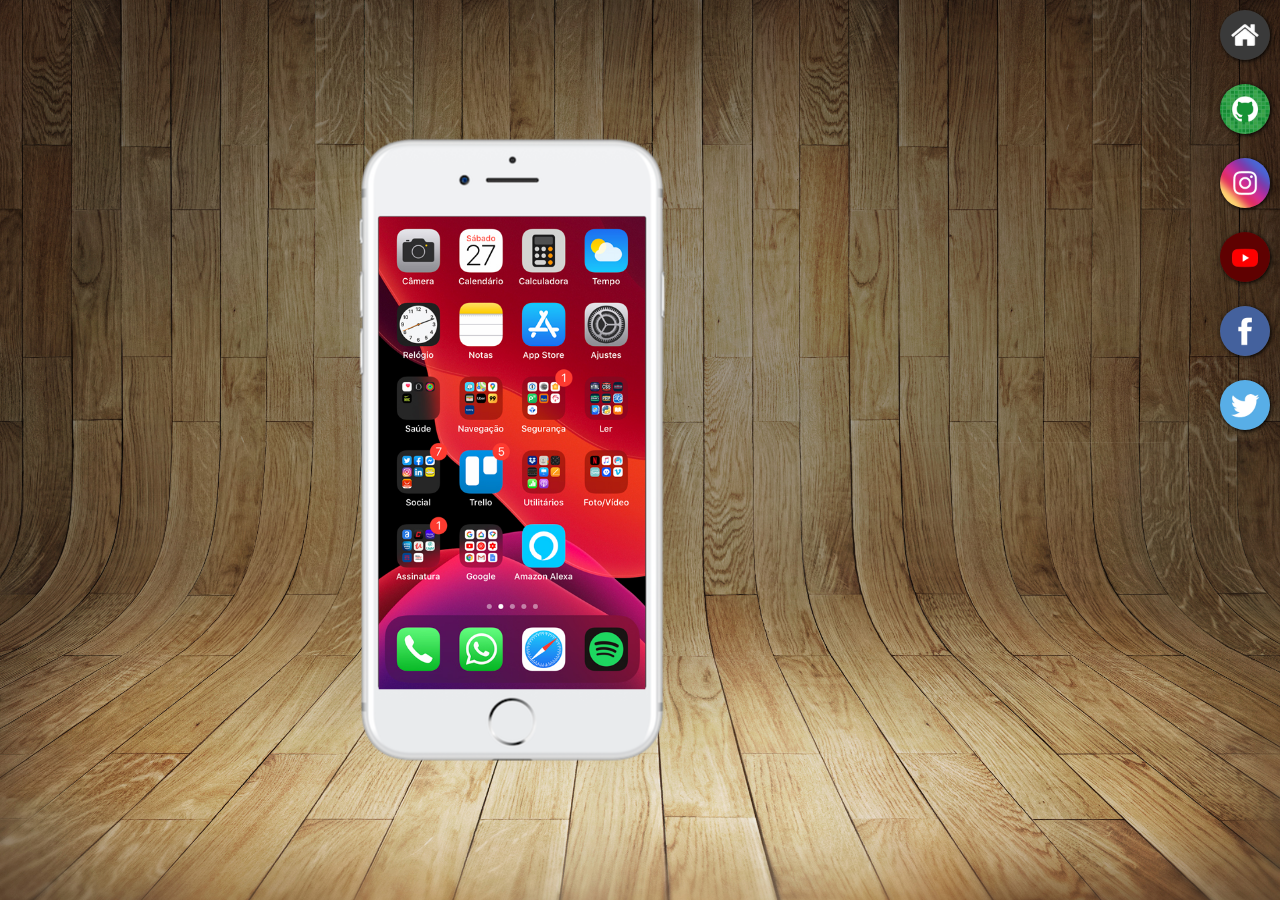
<file: index.html>
<!DOCTYPE html>
<html lang="pt-br">
<head>
    <meta charset="UTF-8">
    <meta http-equiv="X-UA-Compatible" content="IE=edge">
    <meta name="viewport" content="width=device-width, initial-scale=1.0">
    <title>Projeto social</title>
    <link rel="shortcut icon" href="favicon.ico" type="image/x-icon">
    <link rel="stylesheet" href="estilos/style.css">
<body>
    <main>
        <section class="telefone">
            <iframe src="home.html" frameborder="0" name="tela" class="tela"></iframe>
        </section>
        <section class="redes-sociais"> 
            <a href="home.html" target="tela"><img src="imagens/logo-home.jpg" alt="Home"></a><br>
            <a href="github.html" target="tela" target="tela"><img src="imagens/logo-github.jpg" alt="GitHub"></a><br>
            <a href="instagram.html" target="tela"><img src="imagens/logo-instagram.jpg" alt="Instagram"></a><br>
            <a href="youtube.html" target="tela"><img src="imagens/logo-youtube.jpg" alt="YouTube"></a><br>
            <a href="facebook.html" target="tela"><img src="imagens/logo-facebook.jpg" alt="Facebook"></a><br>
            <a href="twitter.html" target="tela"><img src="imagens/logo-twitter.jpg" alt="Twitter"></a>
        </section>
    </main>
</body>
</html>
</file>
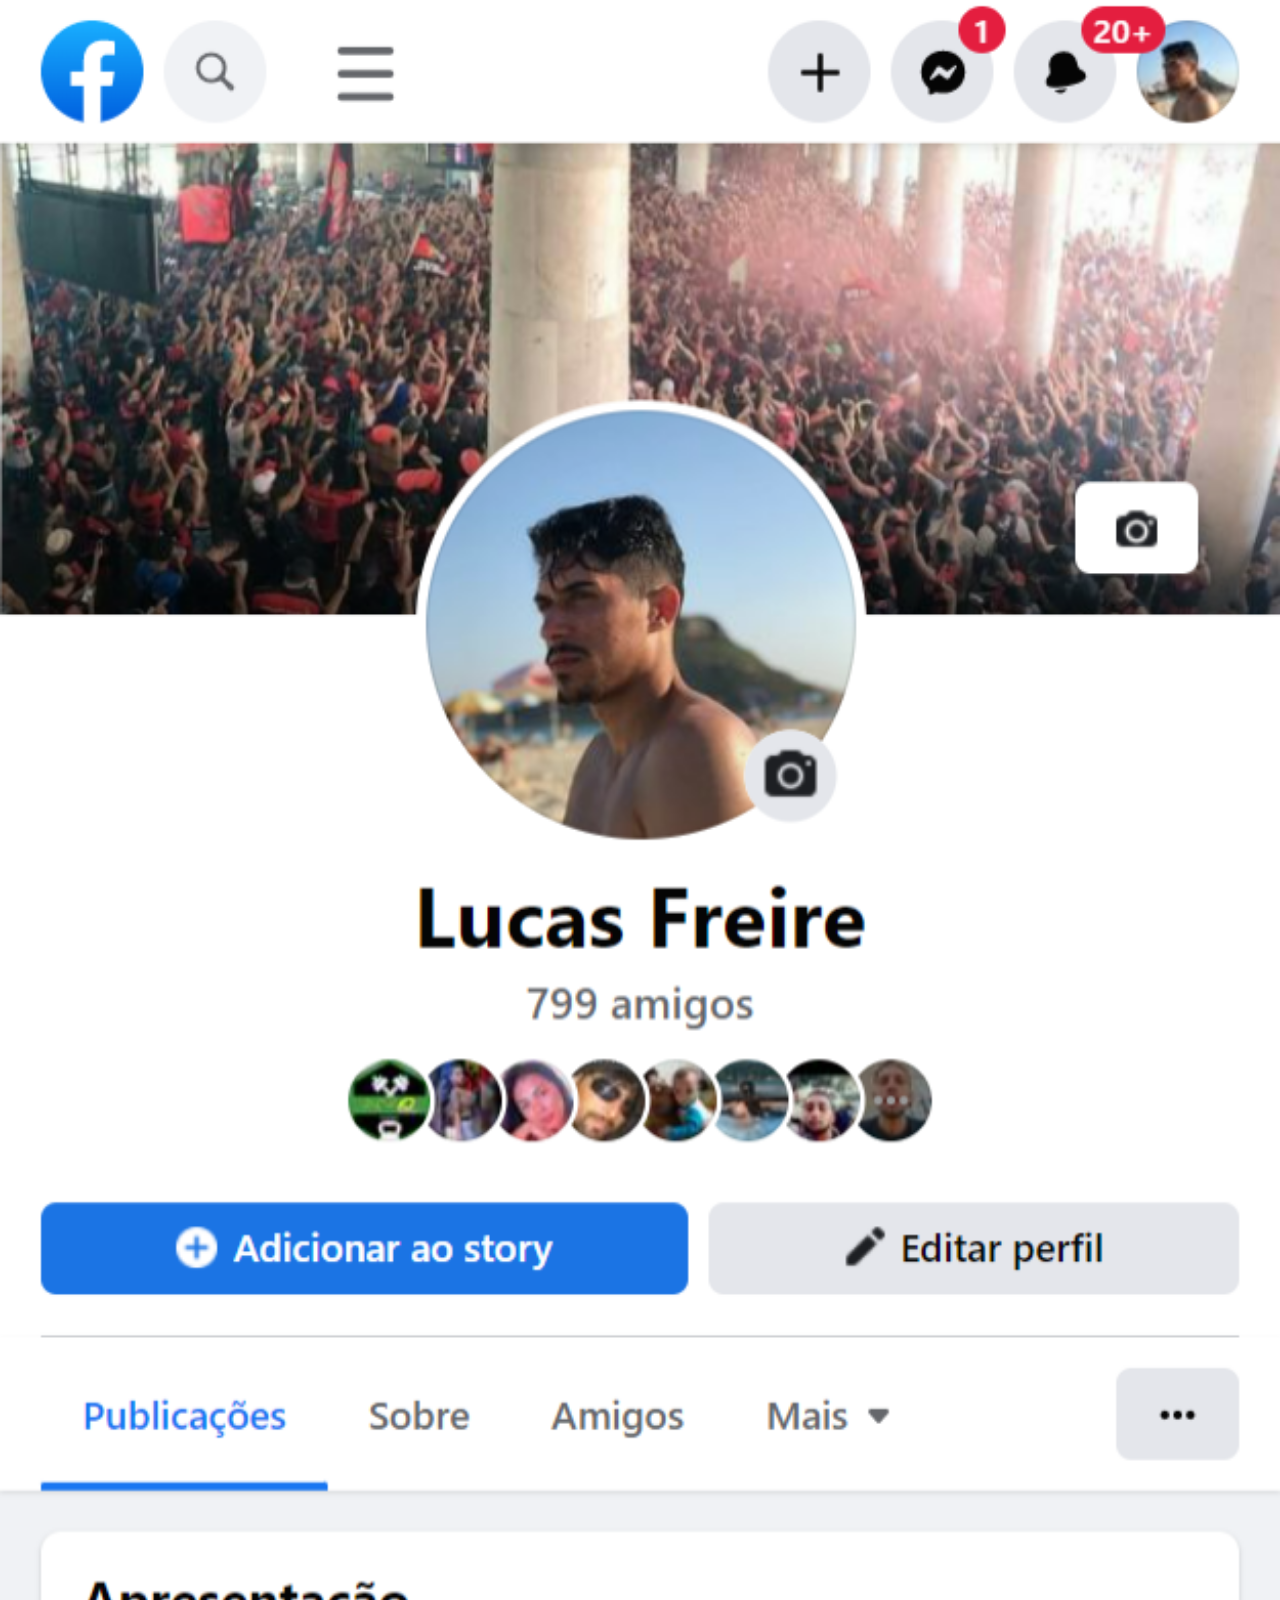
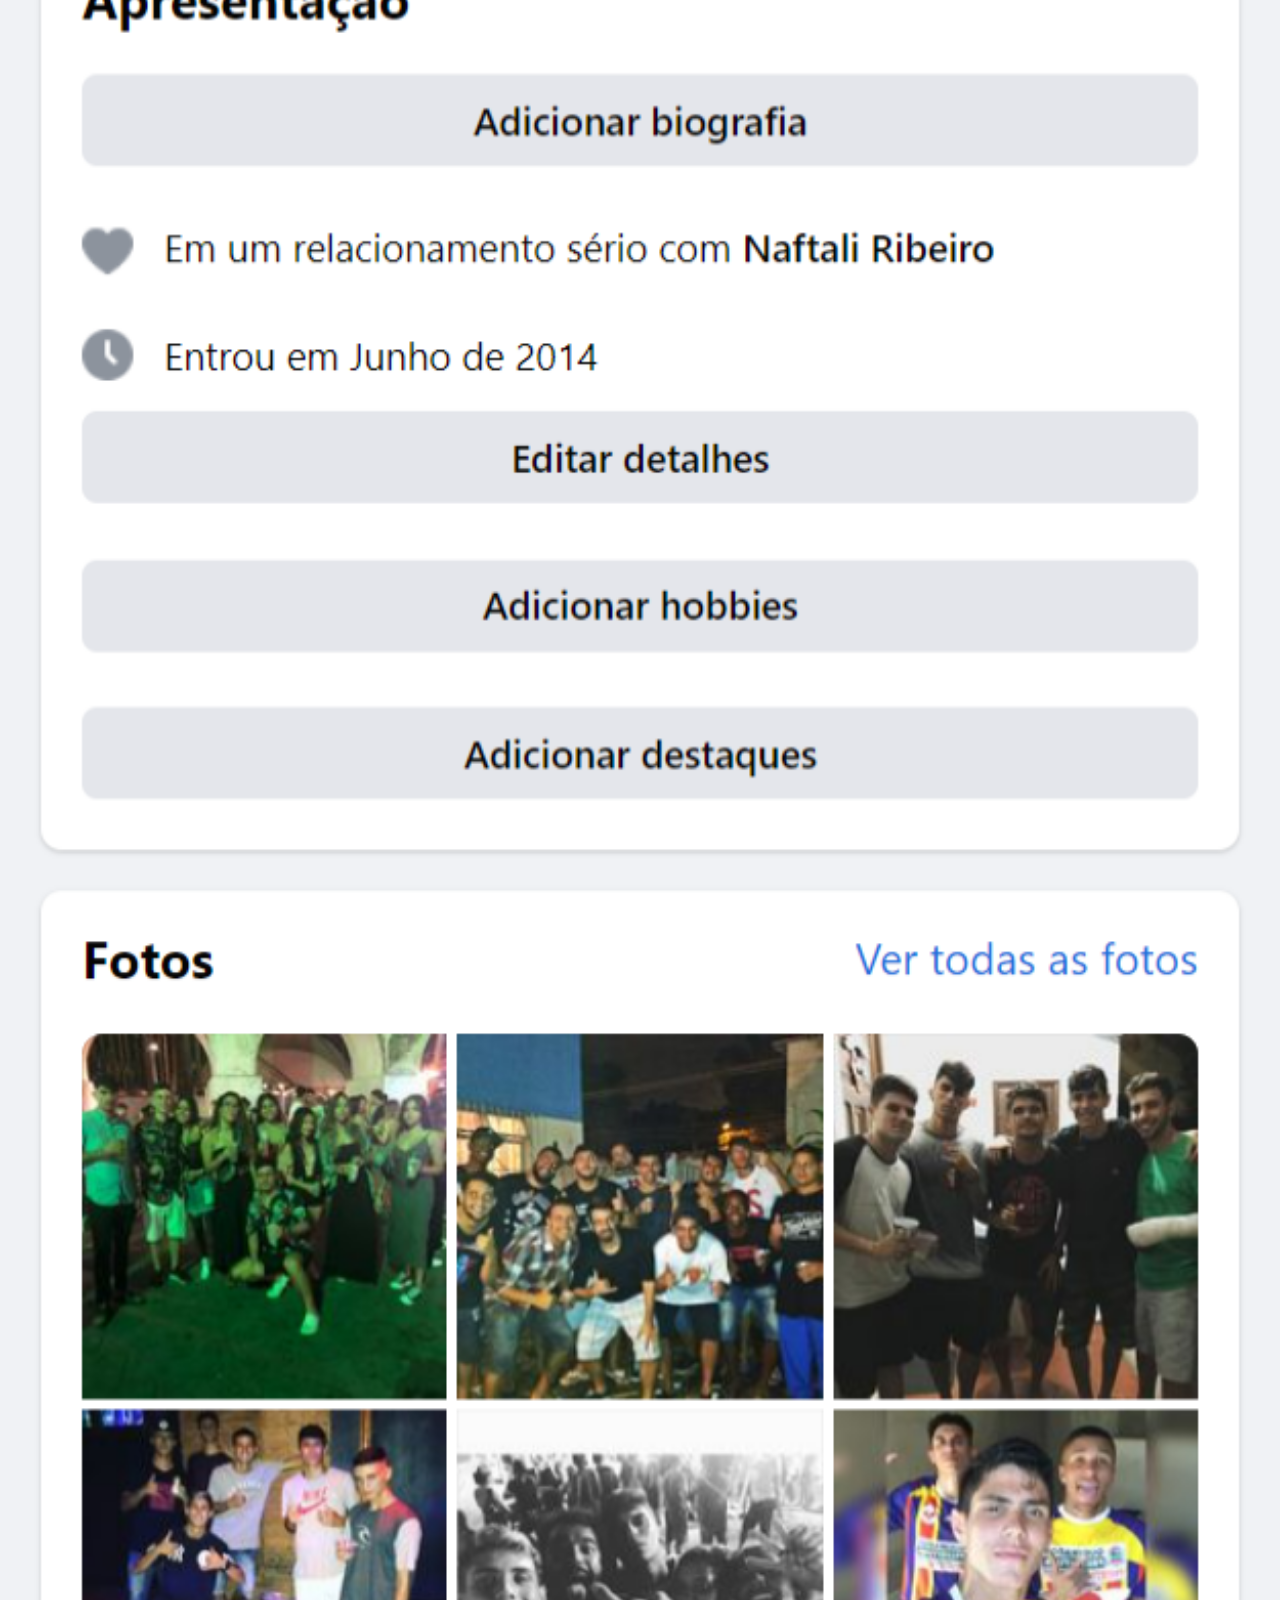
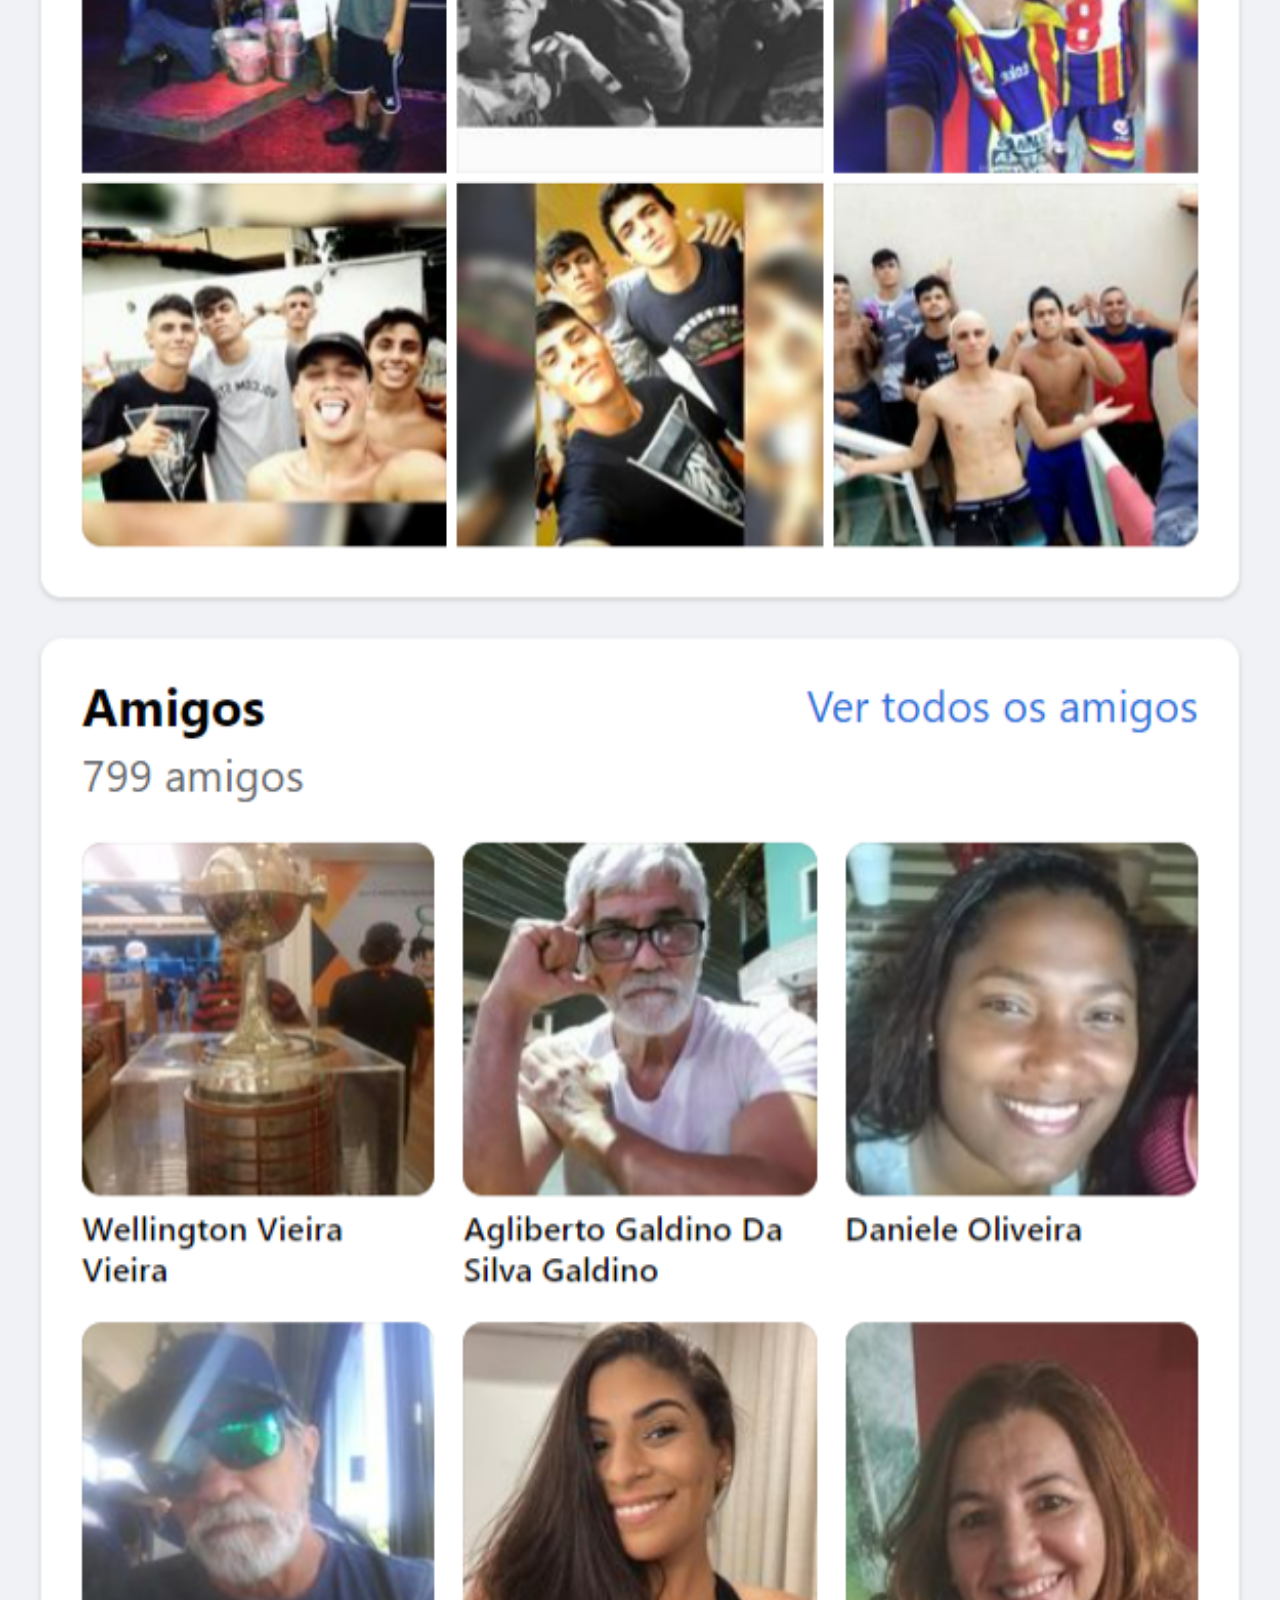
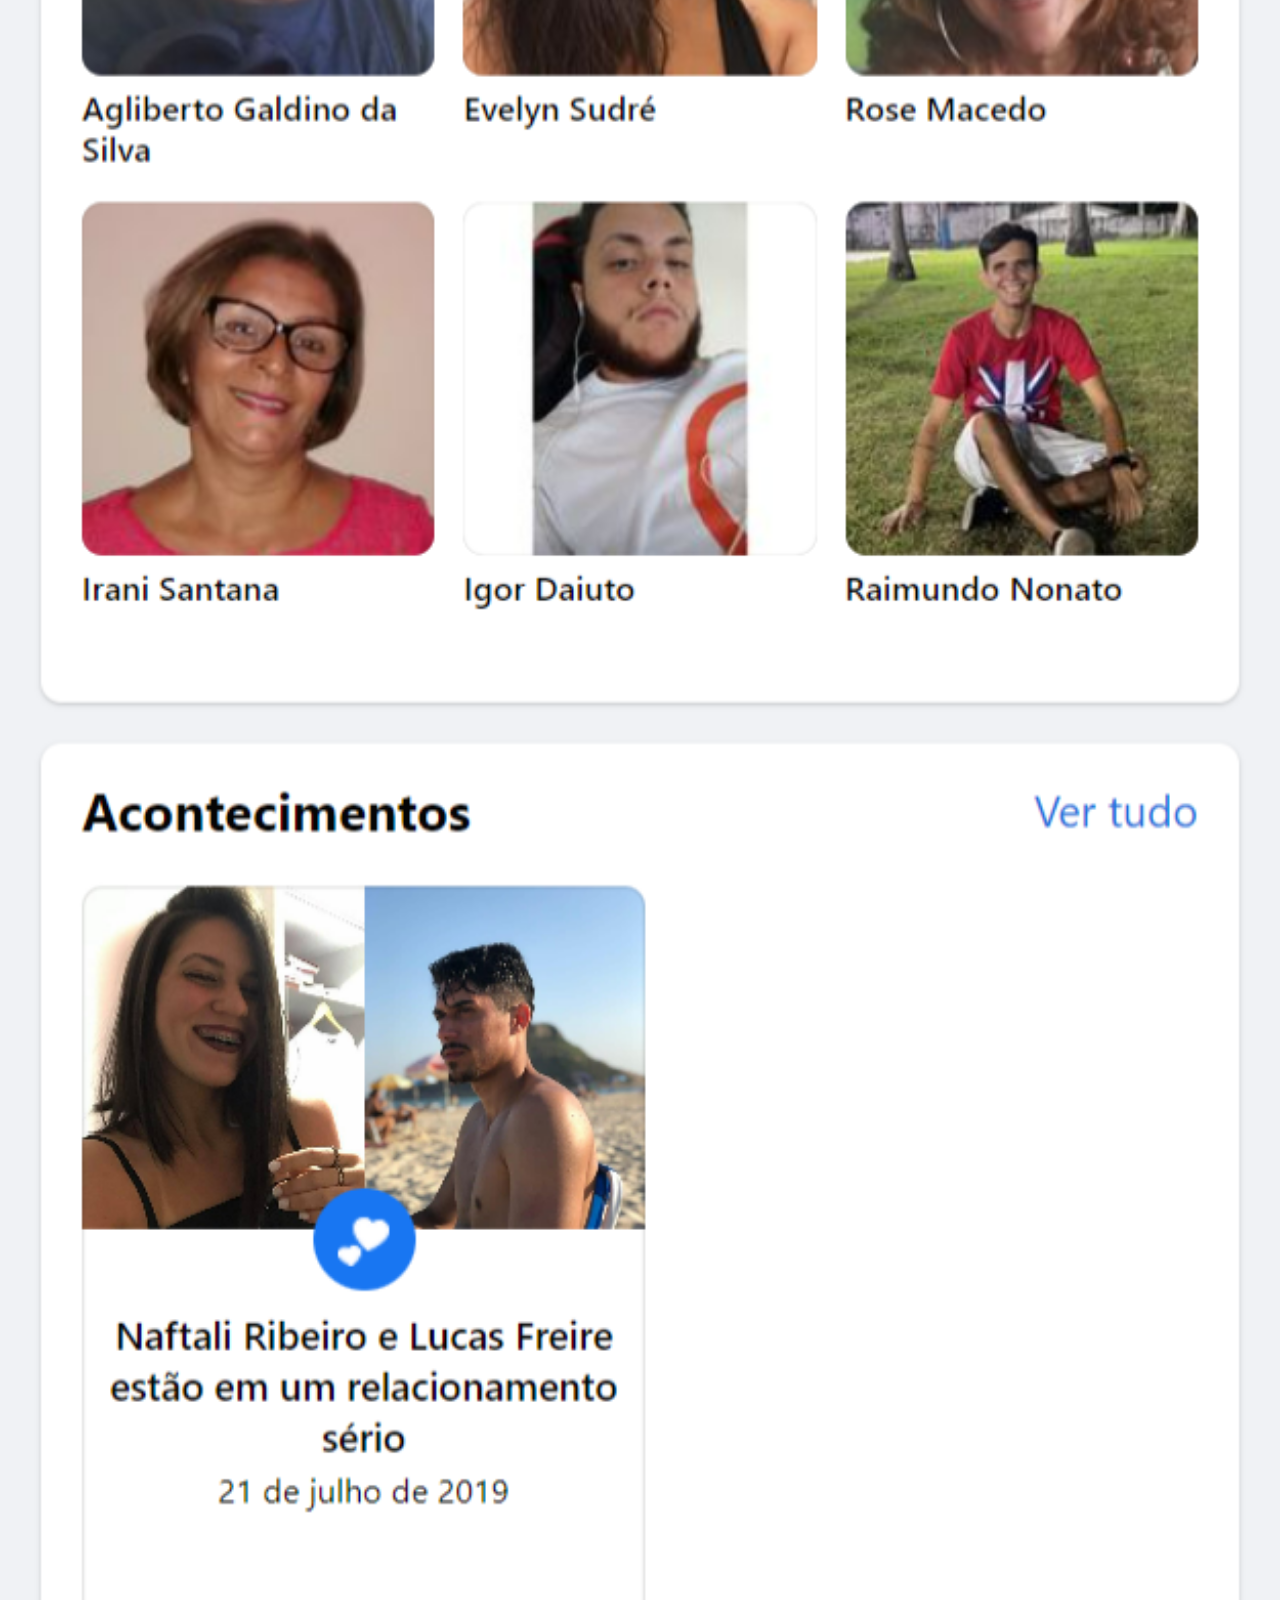
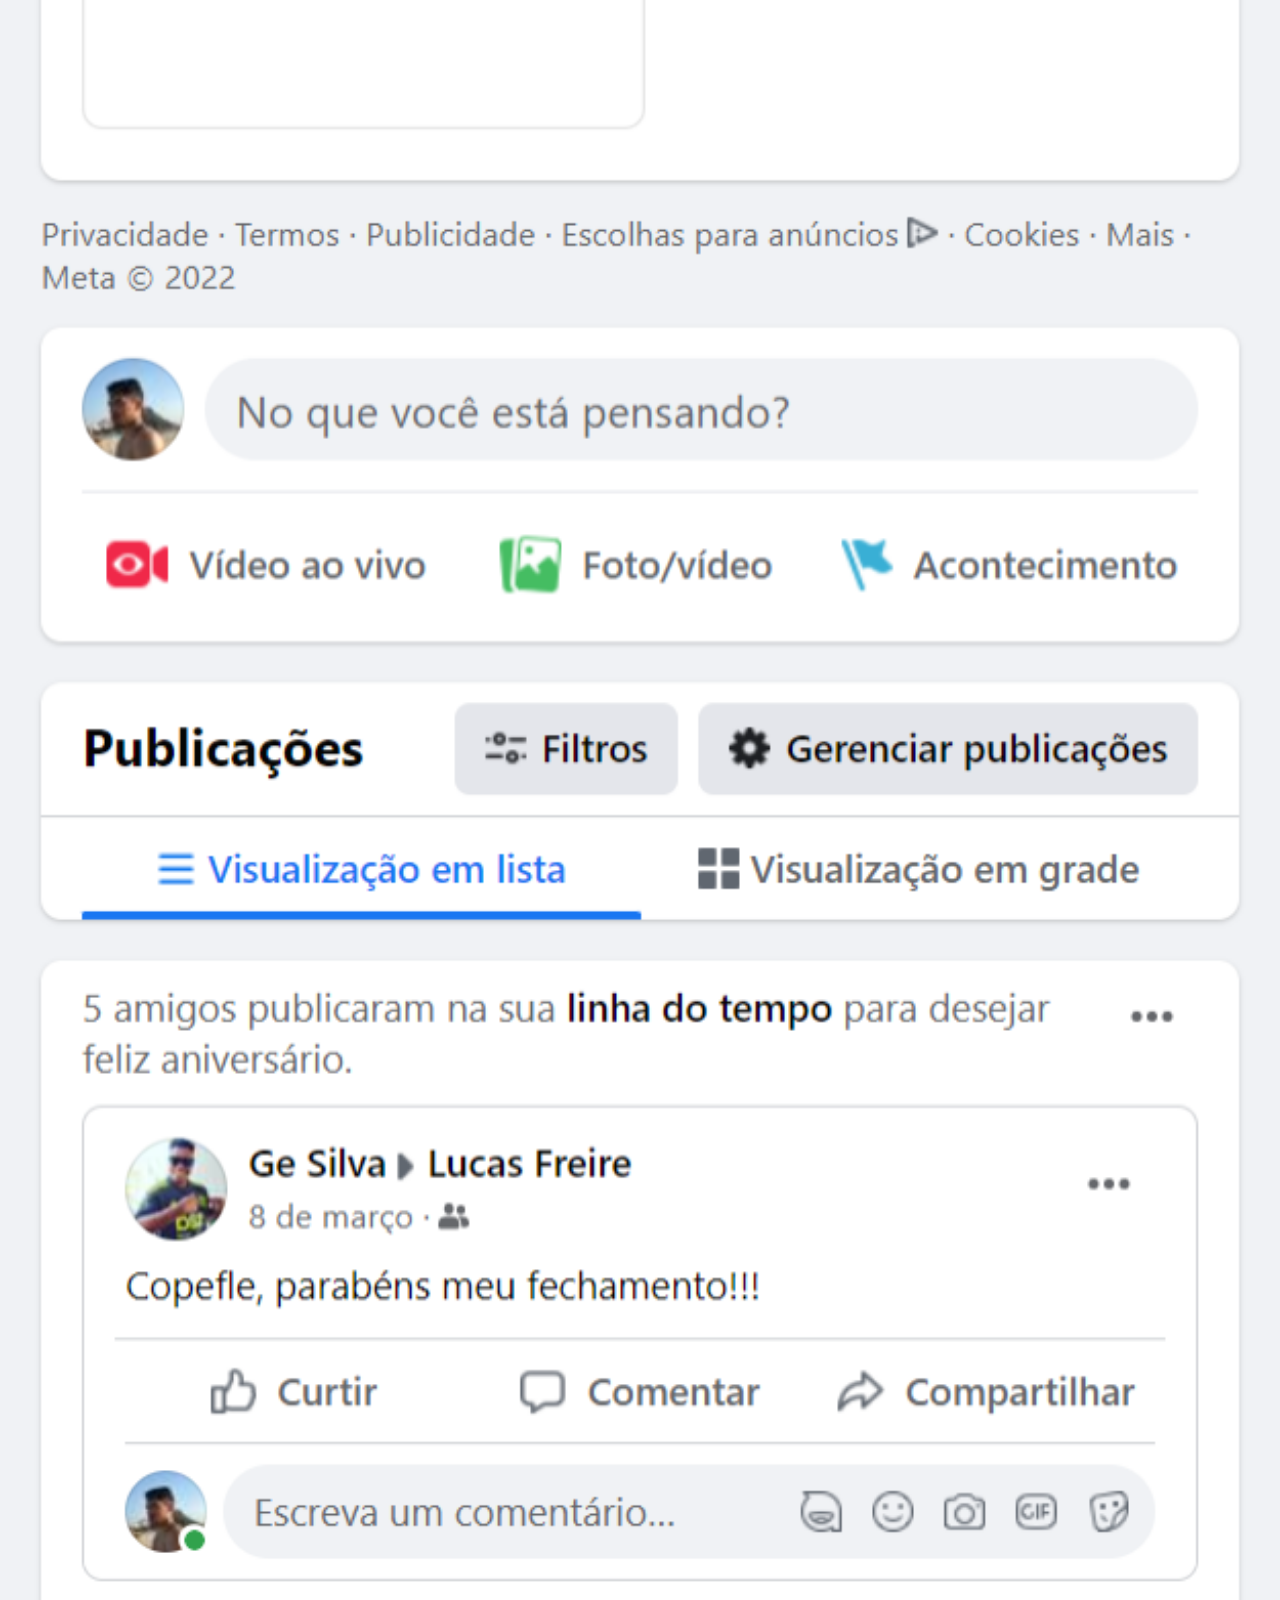
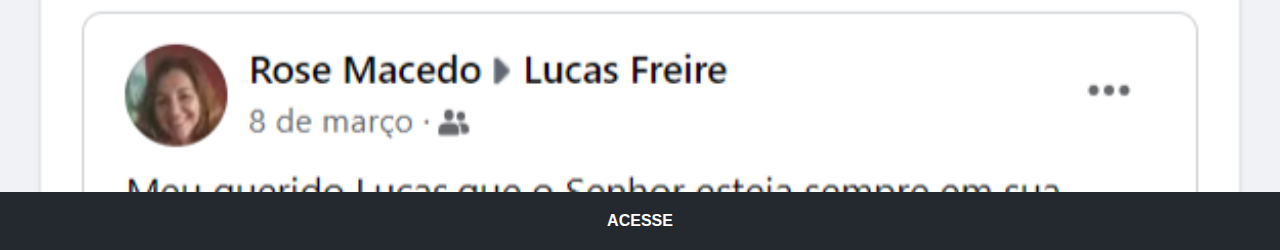
<file: facebook.html>
<head>
    <meta charset="UTF-8">
    <meta http-equiv="X-UA-Compatible" content="IE=edge">
    <meta name="viewport" content="width=device-width, initial-scale=1.0">
    <title>Document</title>
    <link rel="stylesheet" href="estilos/nave.css">
</head>
<body>
    <img src="imagens/facelucas.png" alt="Facebook">
    <a href="https://www.facebook.com/lucassfreeire/" target="_blank">ACESSE</a>
</body>
</html>
</file>
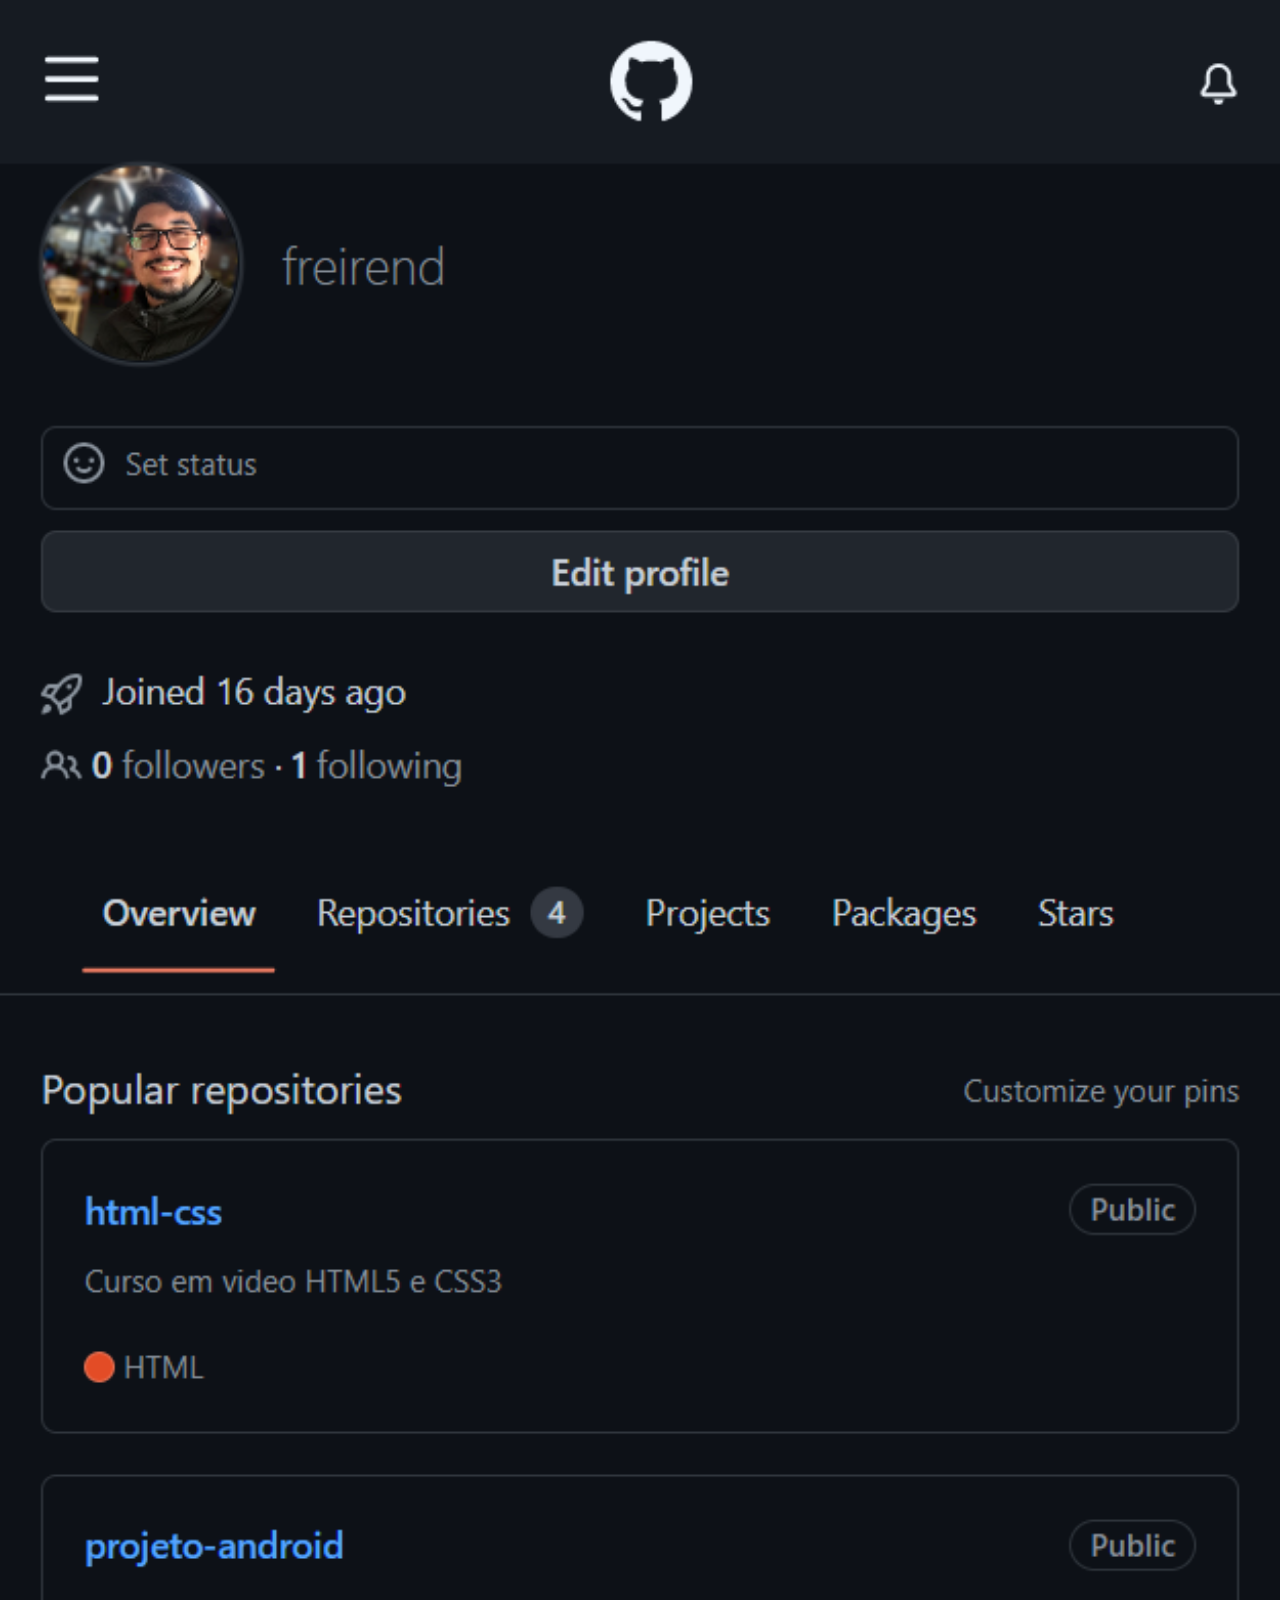
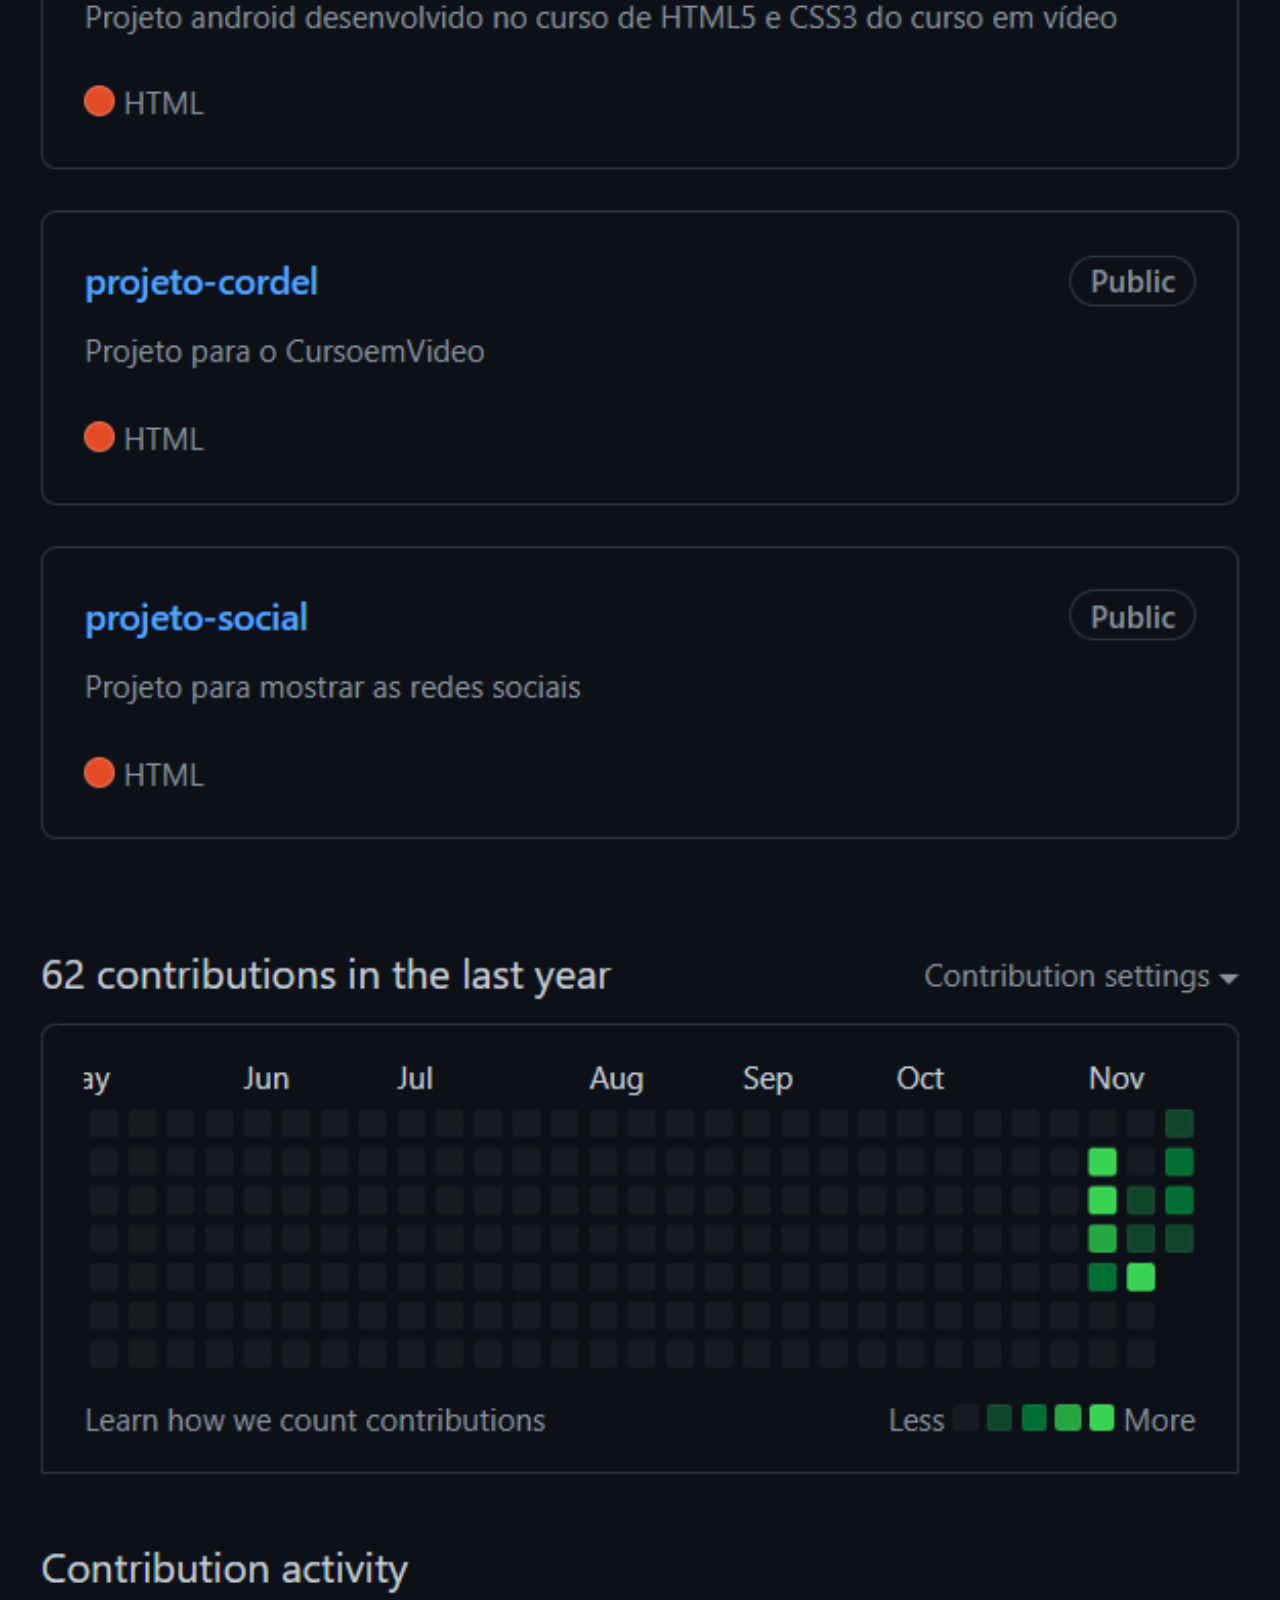
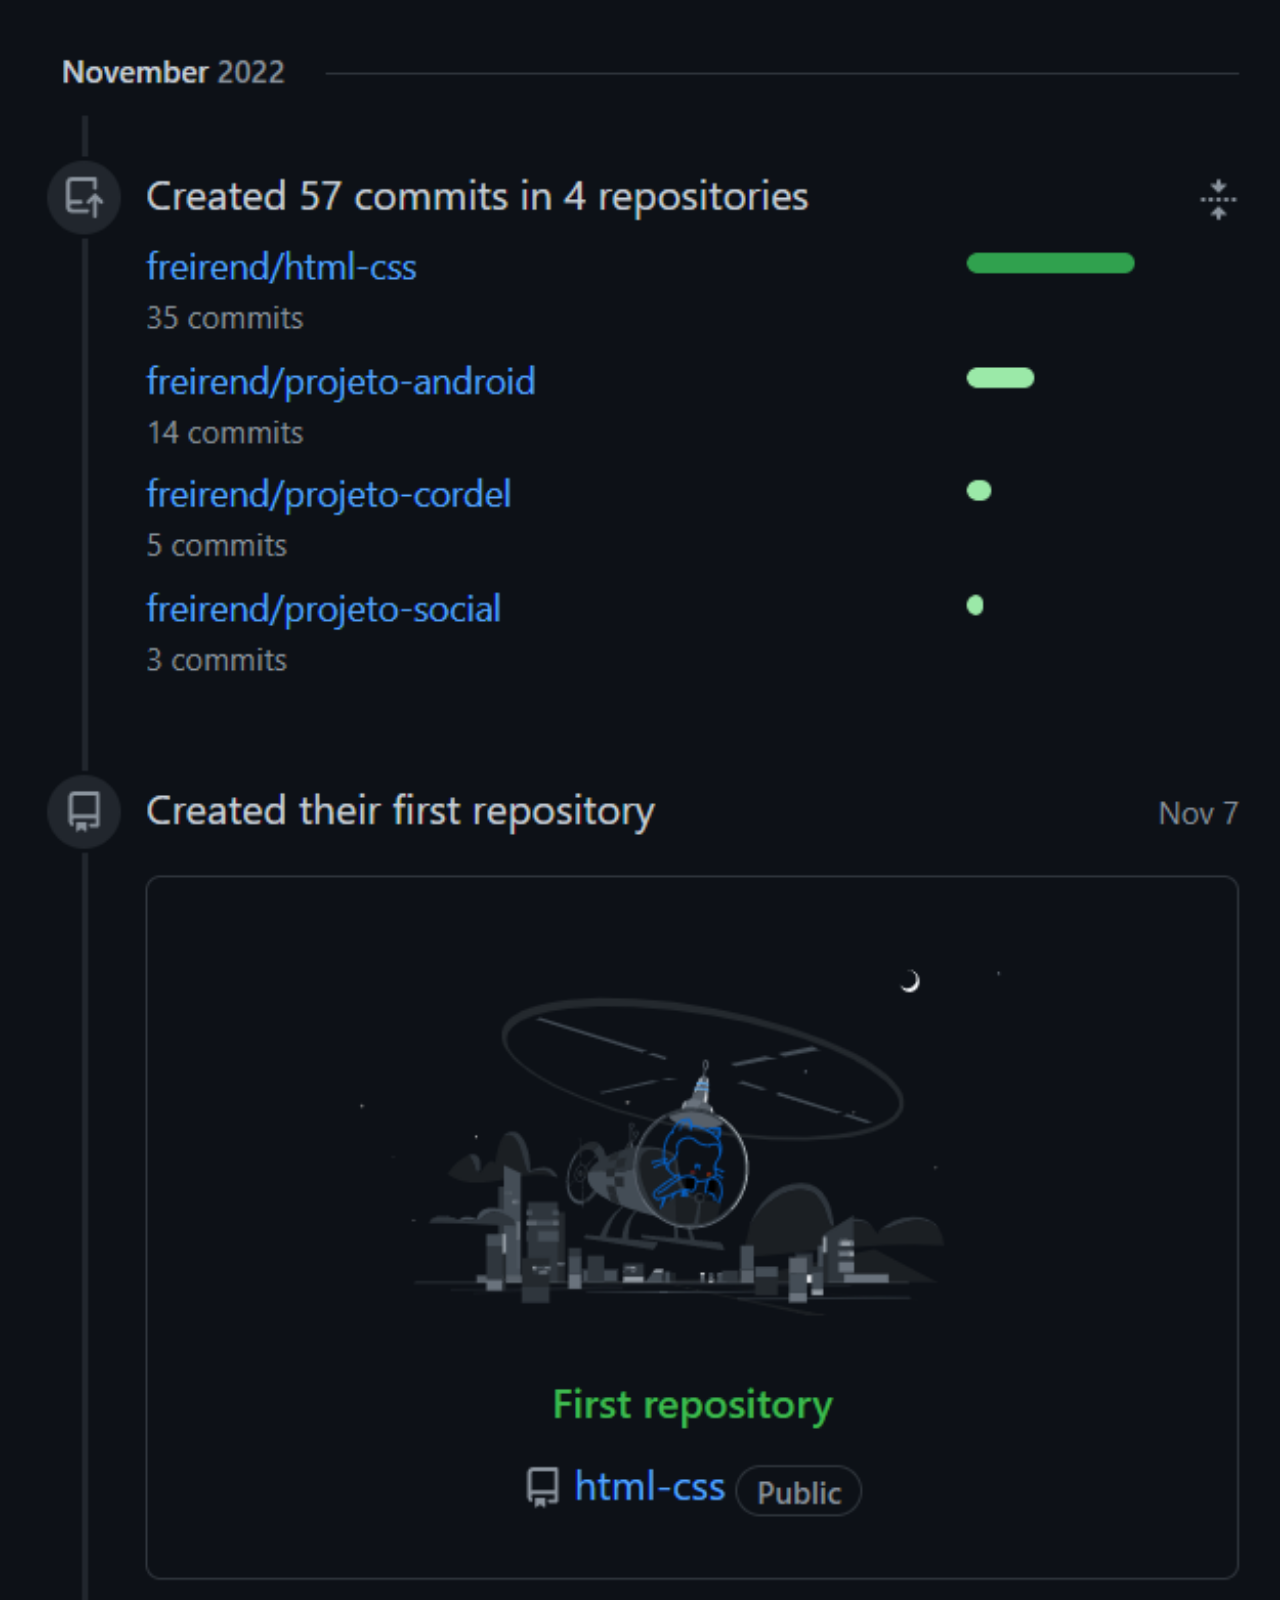
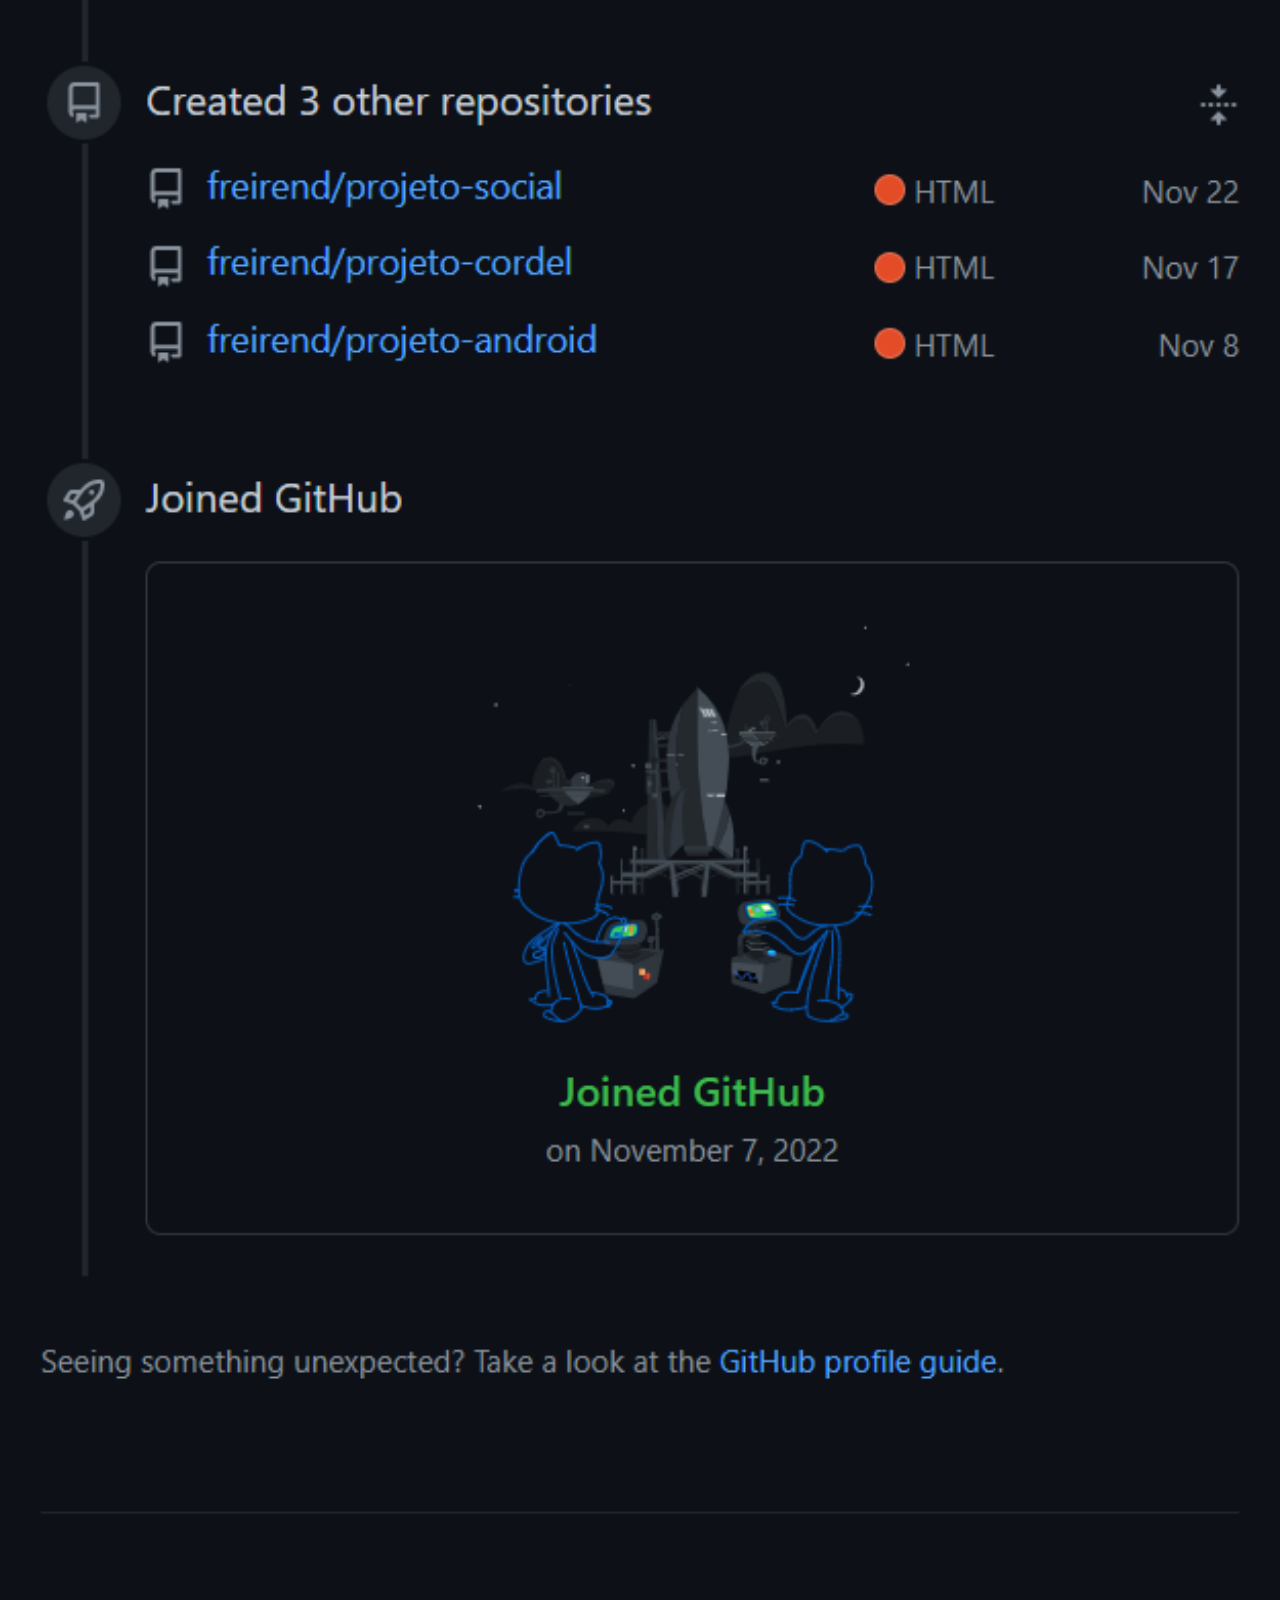
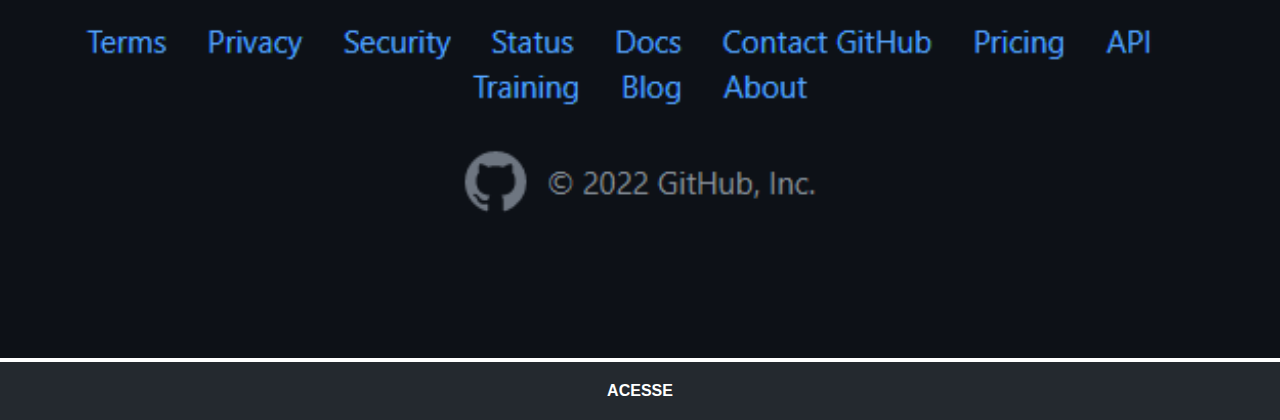
<file: github.html>
<!DOCTYPE html>
<html lang="pt-br">
<head>
    <meta charset="UTF-8">
    <meta http-equiv="X-UA-Compatible" content="IE=edge">
    <meta name="viewport" content="width=device-width, initial-scale=1.0">
    <title>Document</title>
    <link rel="stylesheet" href="estilos/nave.css">
</head>
<body>
    <img src="imagens/gfreirend.png" alt="">
    <a href="https://github.com/freirend" target="_blank">ACESSE</a>
</body>
</html>
</file>
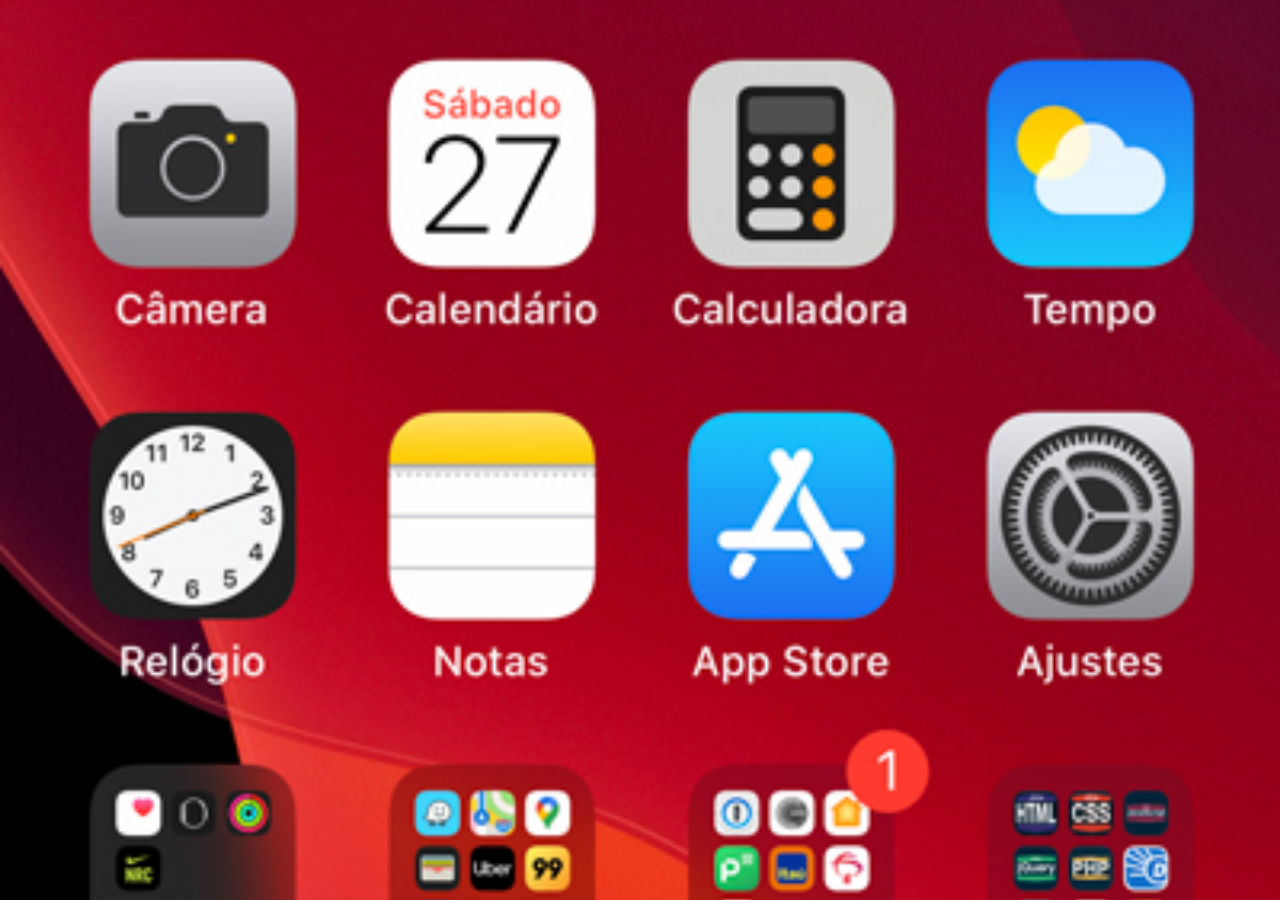
<file: home.html>
<!DOCTYPE html>
<html lang="pt-br">
<head>
    <meta charset="UTF-8">
    <meta http-equiv="X-UA-Compatible" content="IE=edge">
    <meta name="viewport" content="width=device-width, initial-scale=1.0">
    <title>Document</title>
    <style>
        *{
            padding: 0px;
            margin: 0px;
        }
        body{
            height: 100vh;
            width: 100vw;
            background-image: url(imagens/tela-home.jpg);
            background-size: cover;
            background-position: top center;
        }
    </style>
</head>
<body>
    
</body>
</html>
</file>
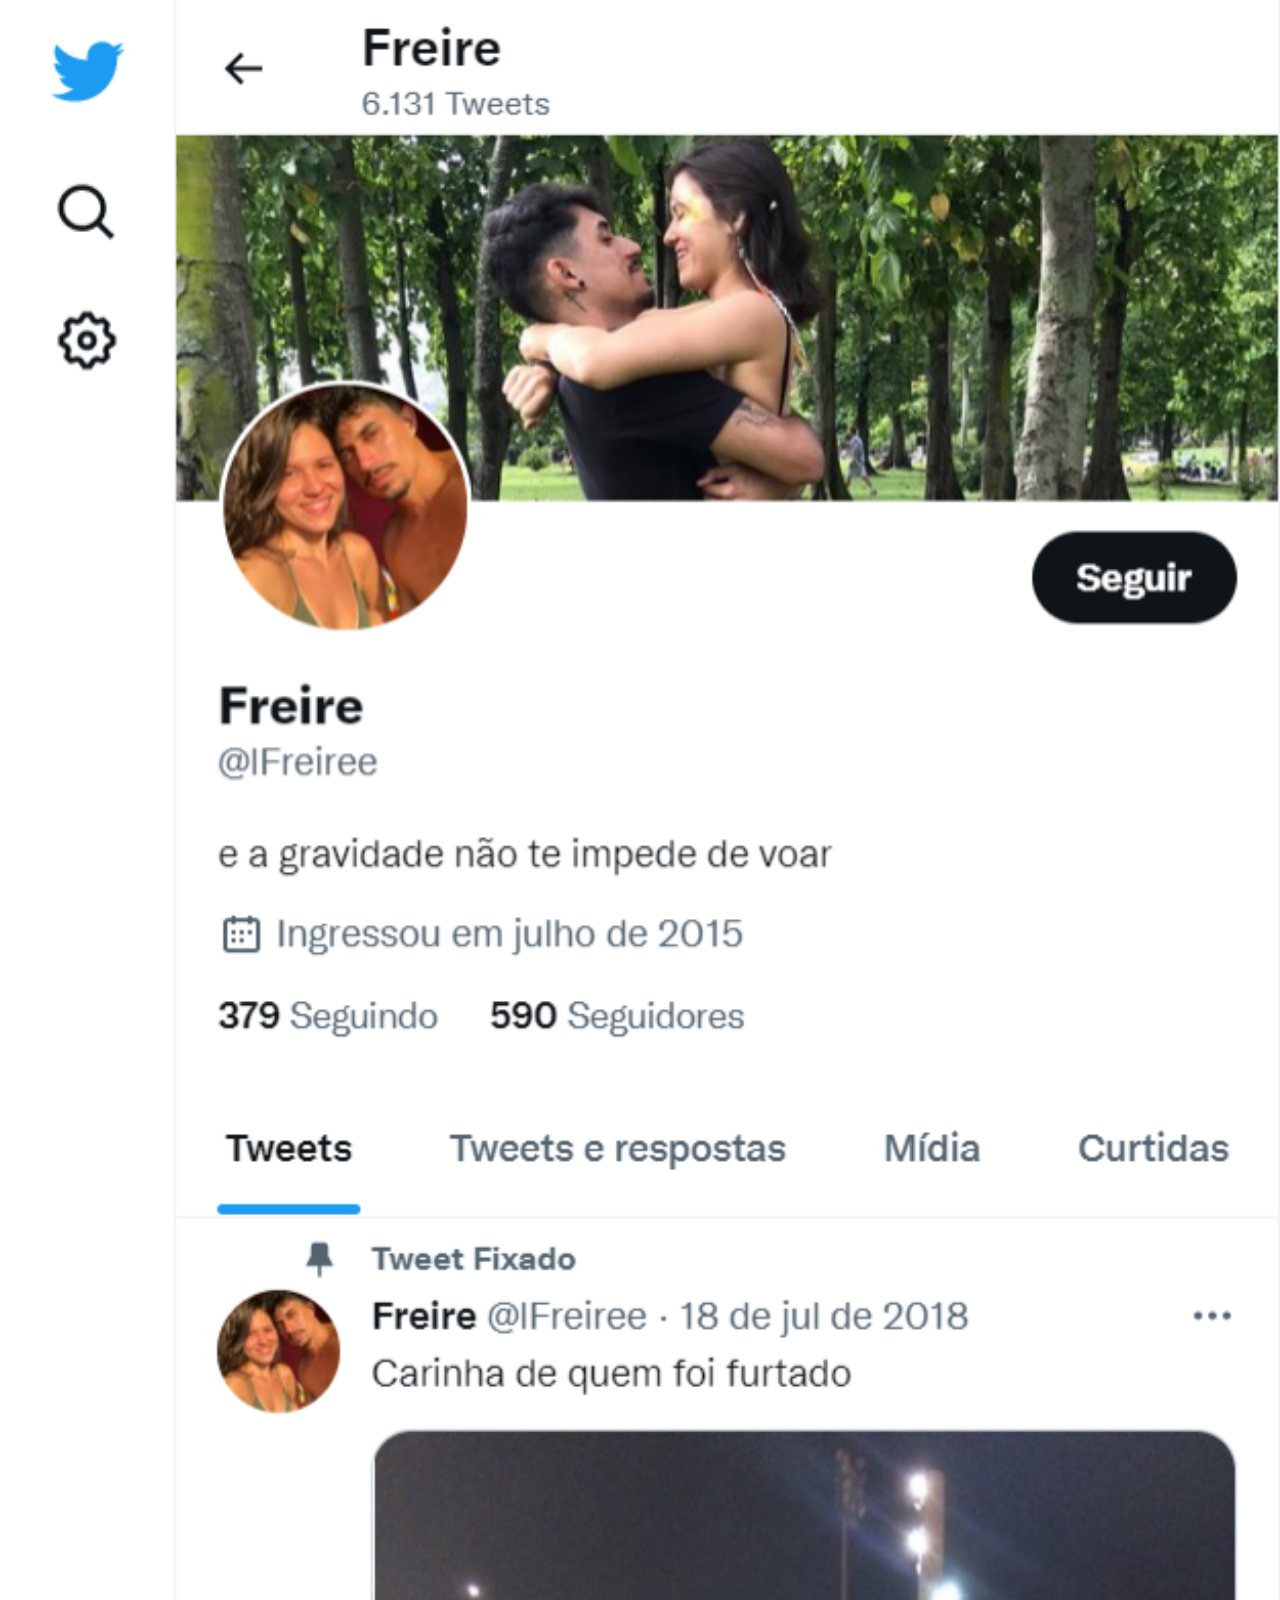
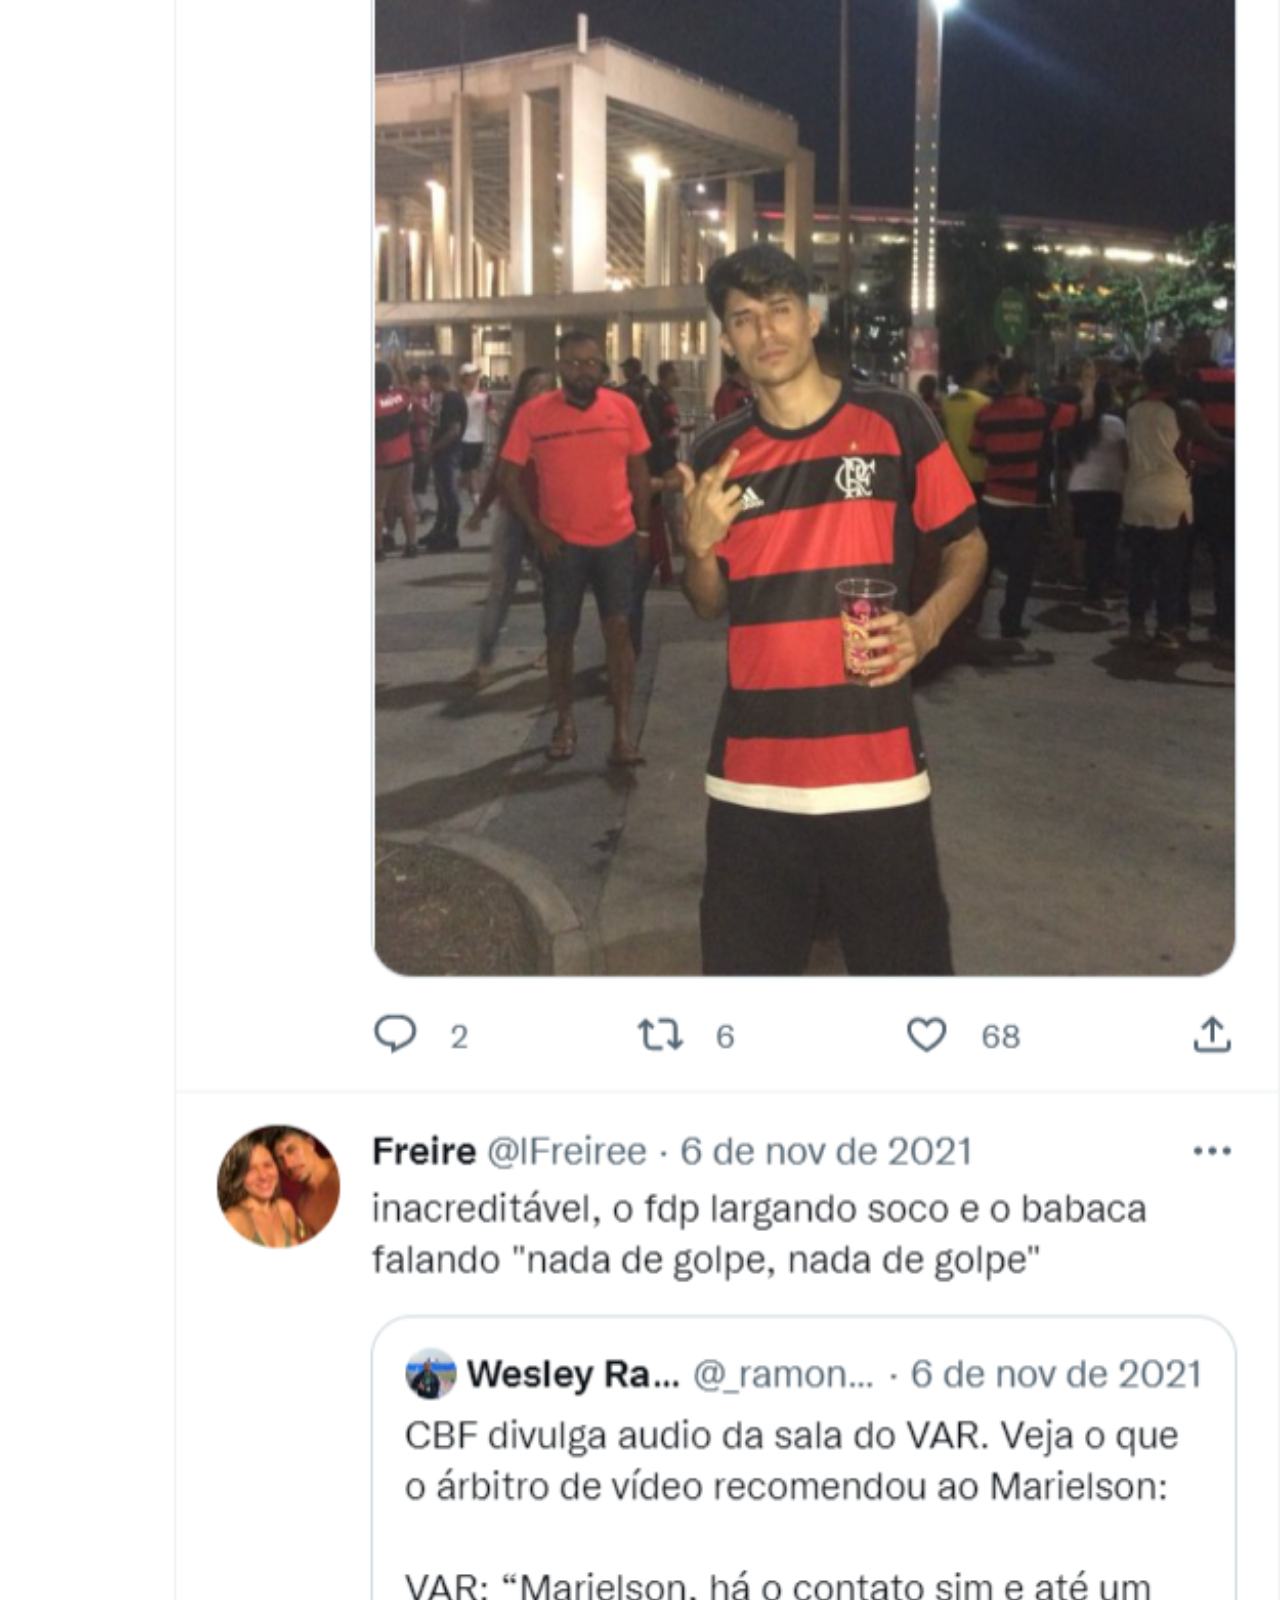
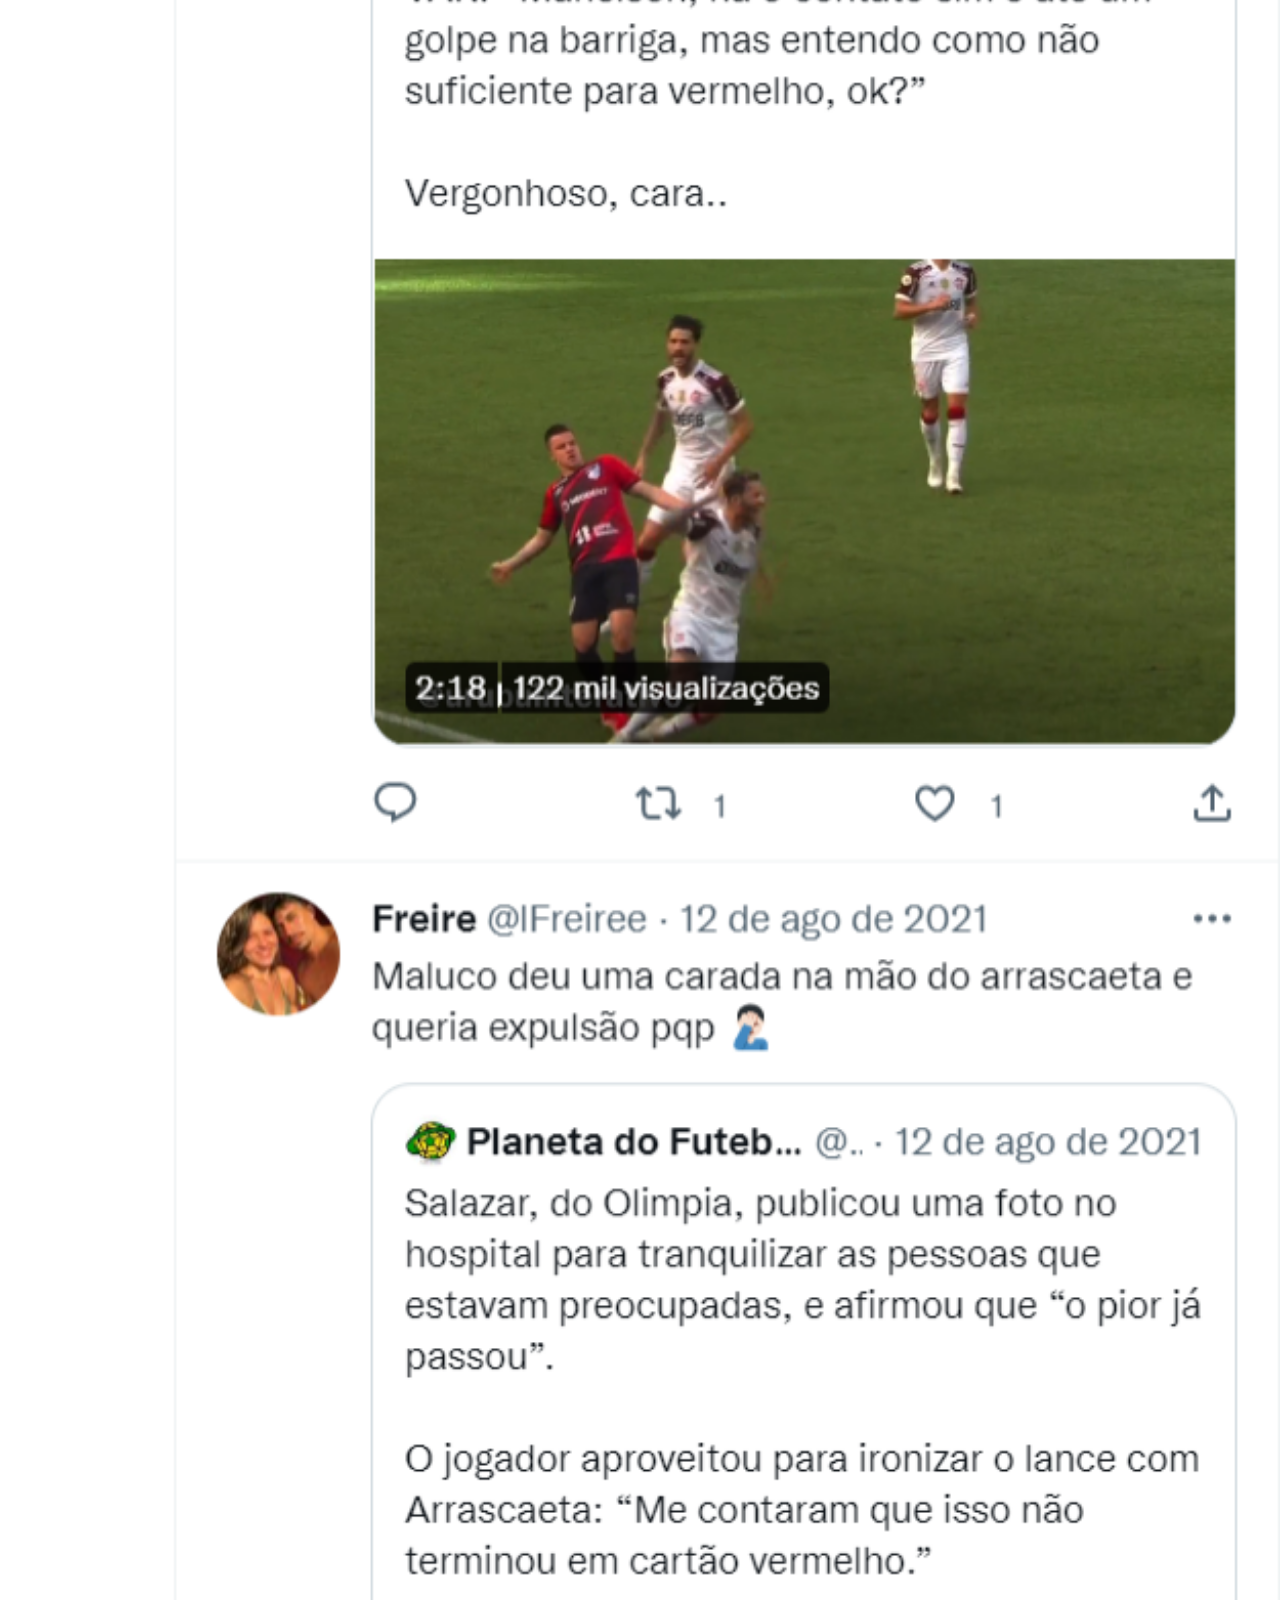
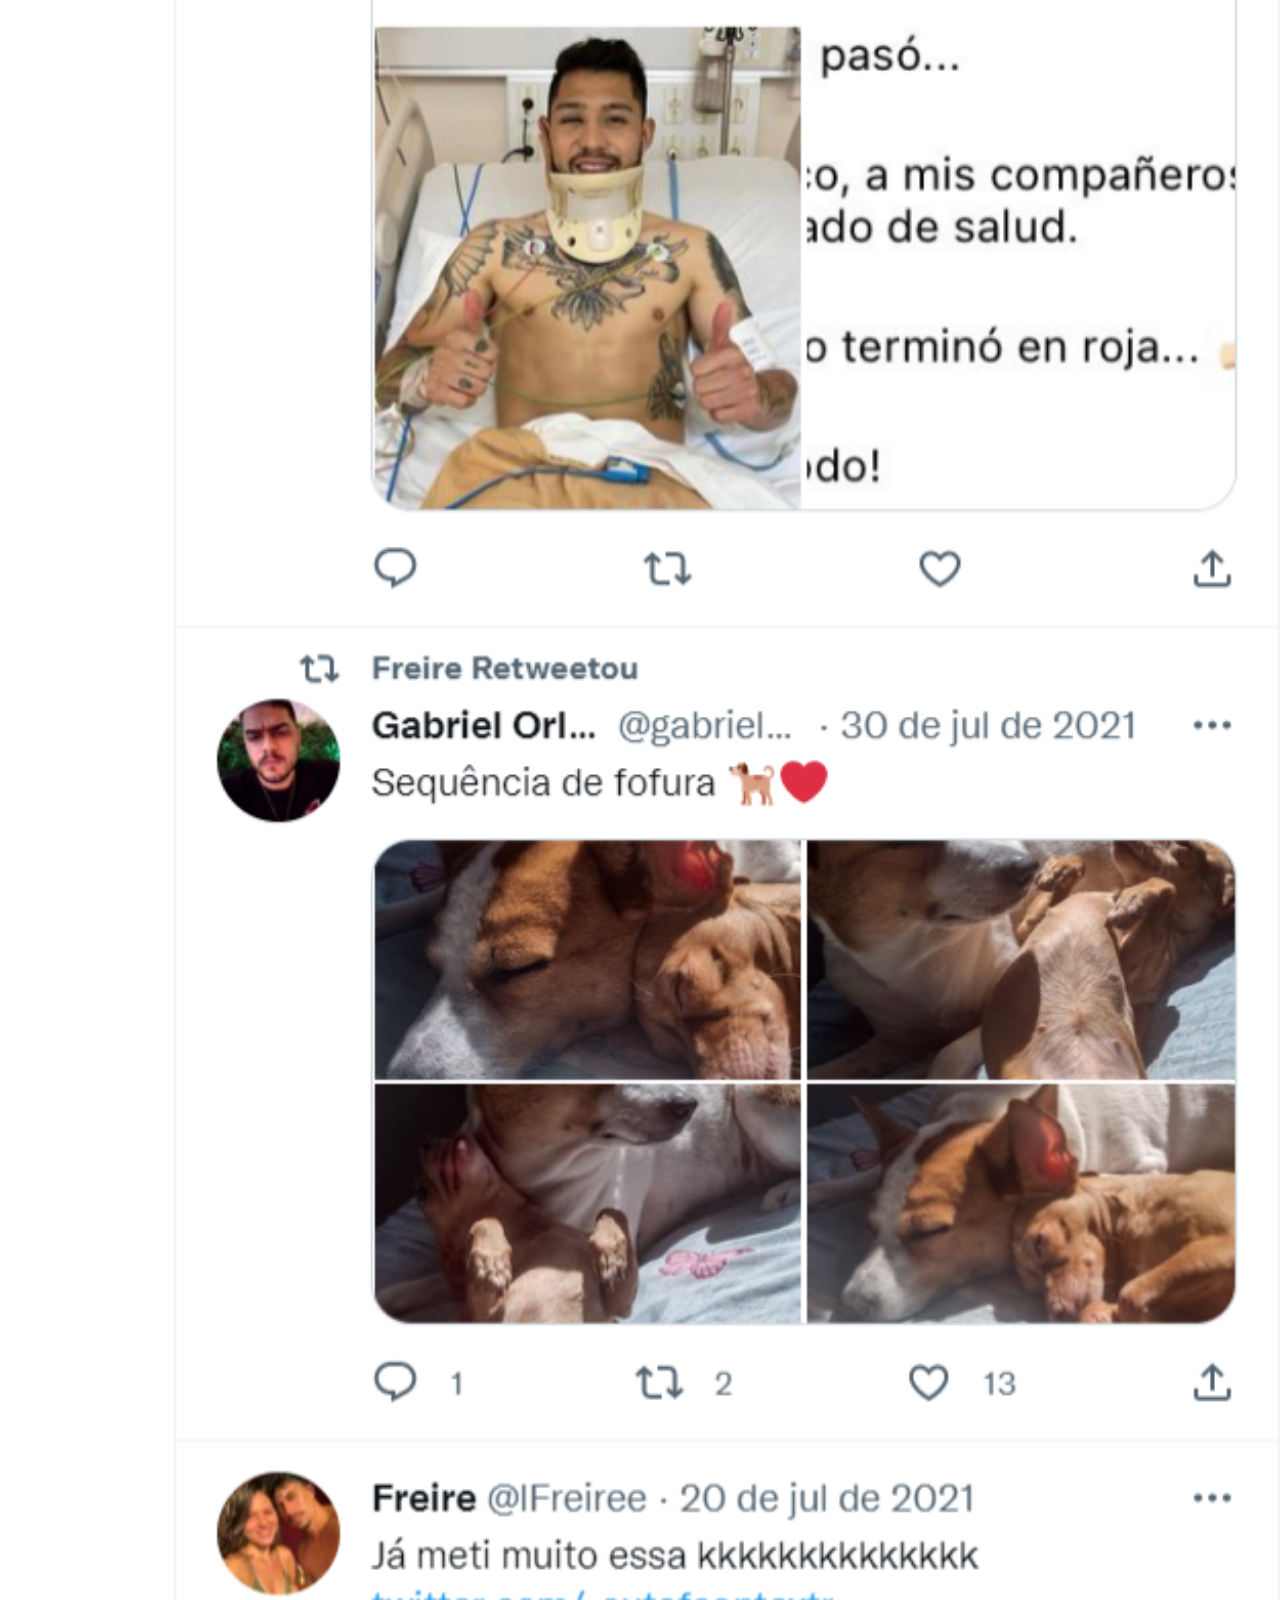
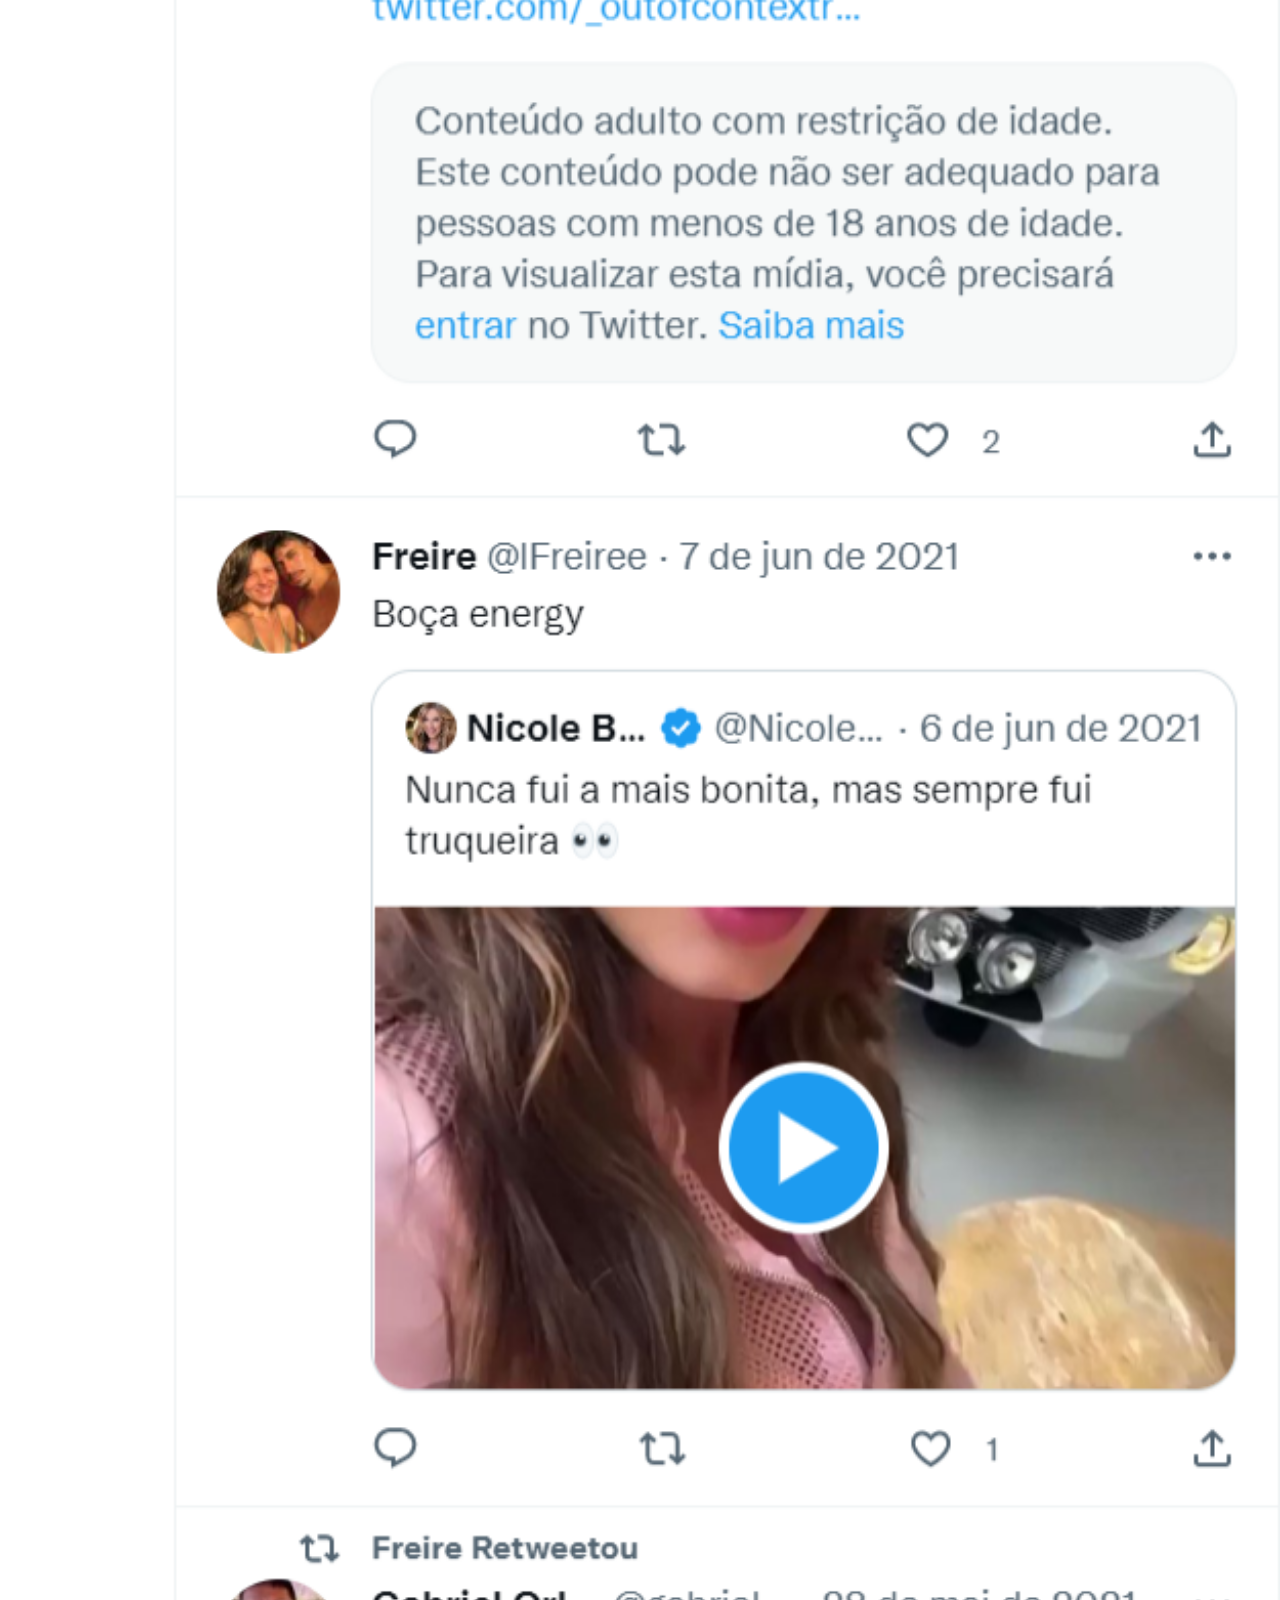
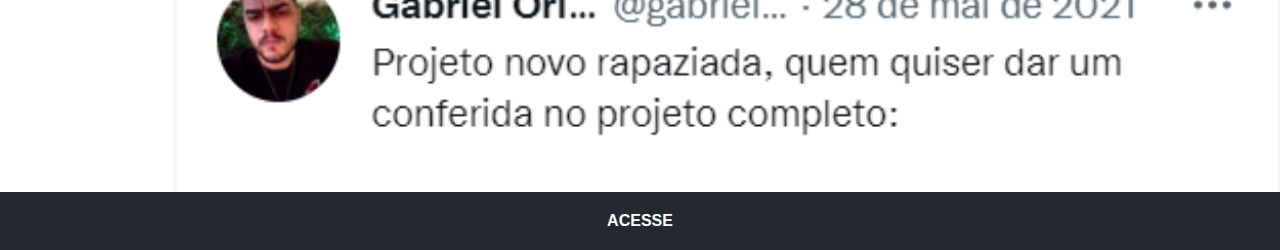
<file: twitter.html>
<head>
    <meta charset="UTF-8">
    <meta http-equiv="X-UA-Compatible" content="IE=edge">
    <meta name="viewport" content="width=device-width, initial-scale=1.0">
    <title>Document</title>
    <link rel="stylesheet" href="estilos/nave.css">
</head>
<body>
    <img src="imagens/twtlucas.png" alt="Twitter">
    <a href="https://twitter.com/lfreiree" target="_blank">ACESSE</a>
</body>
</html>
</file>
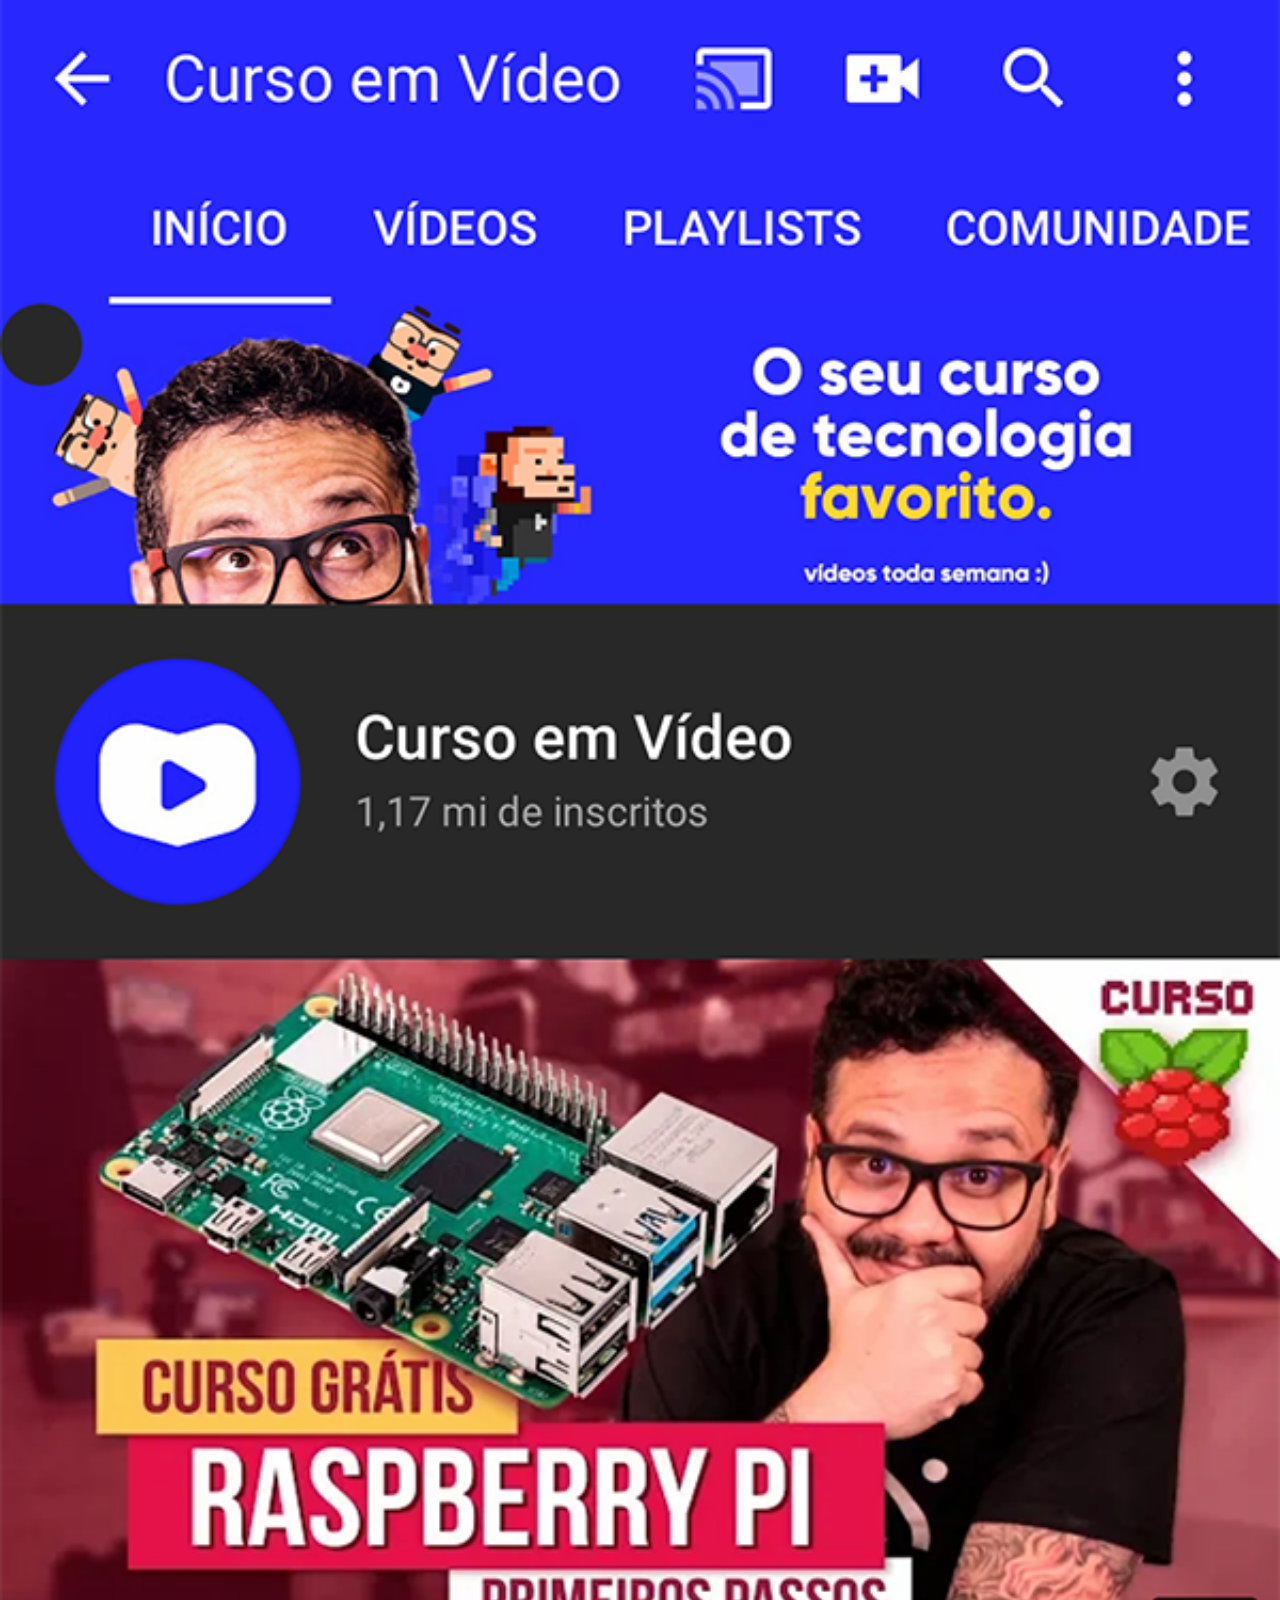
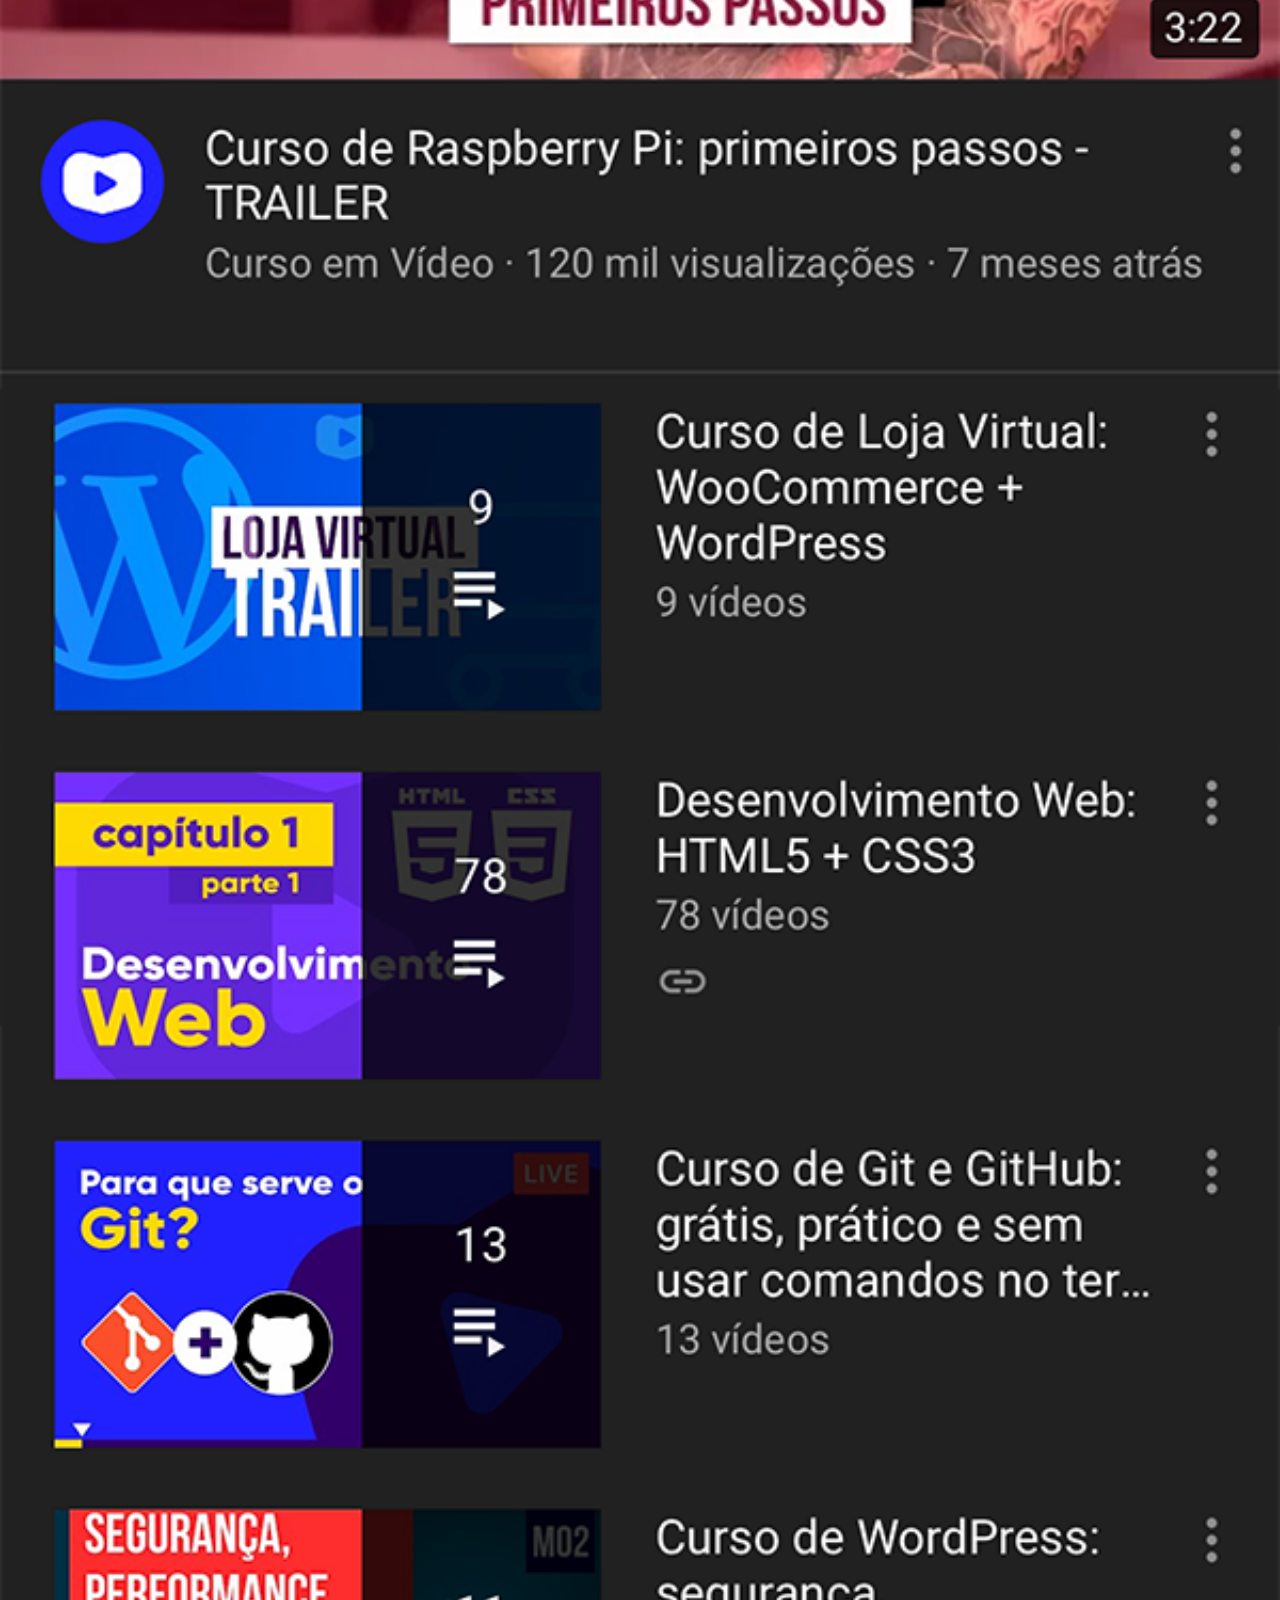
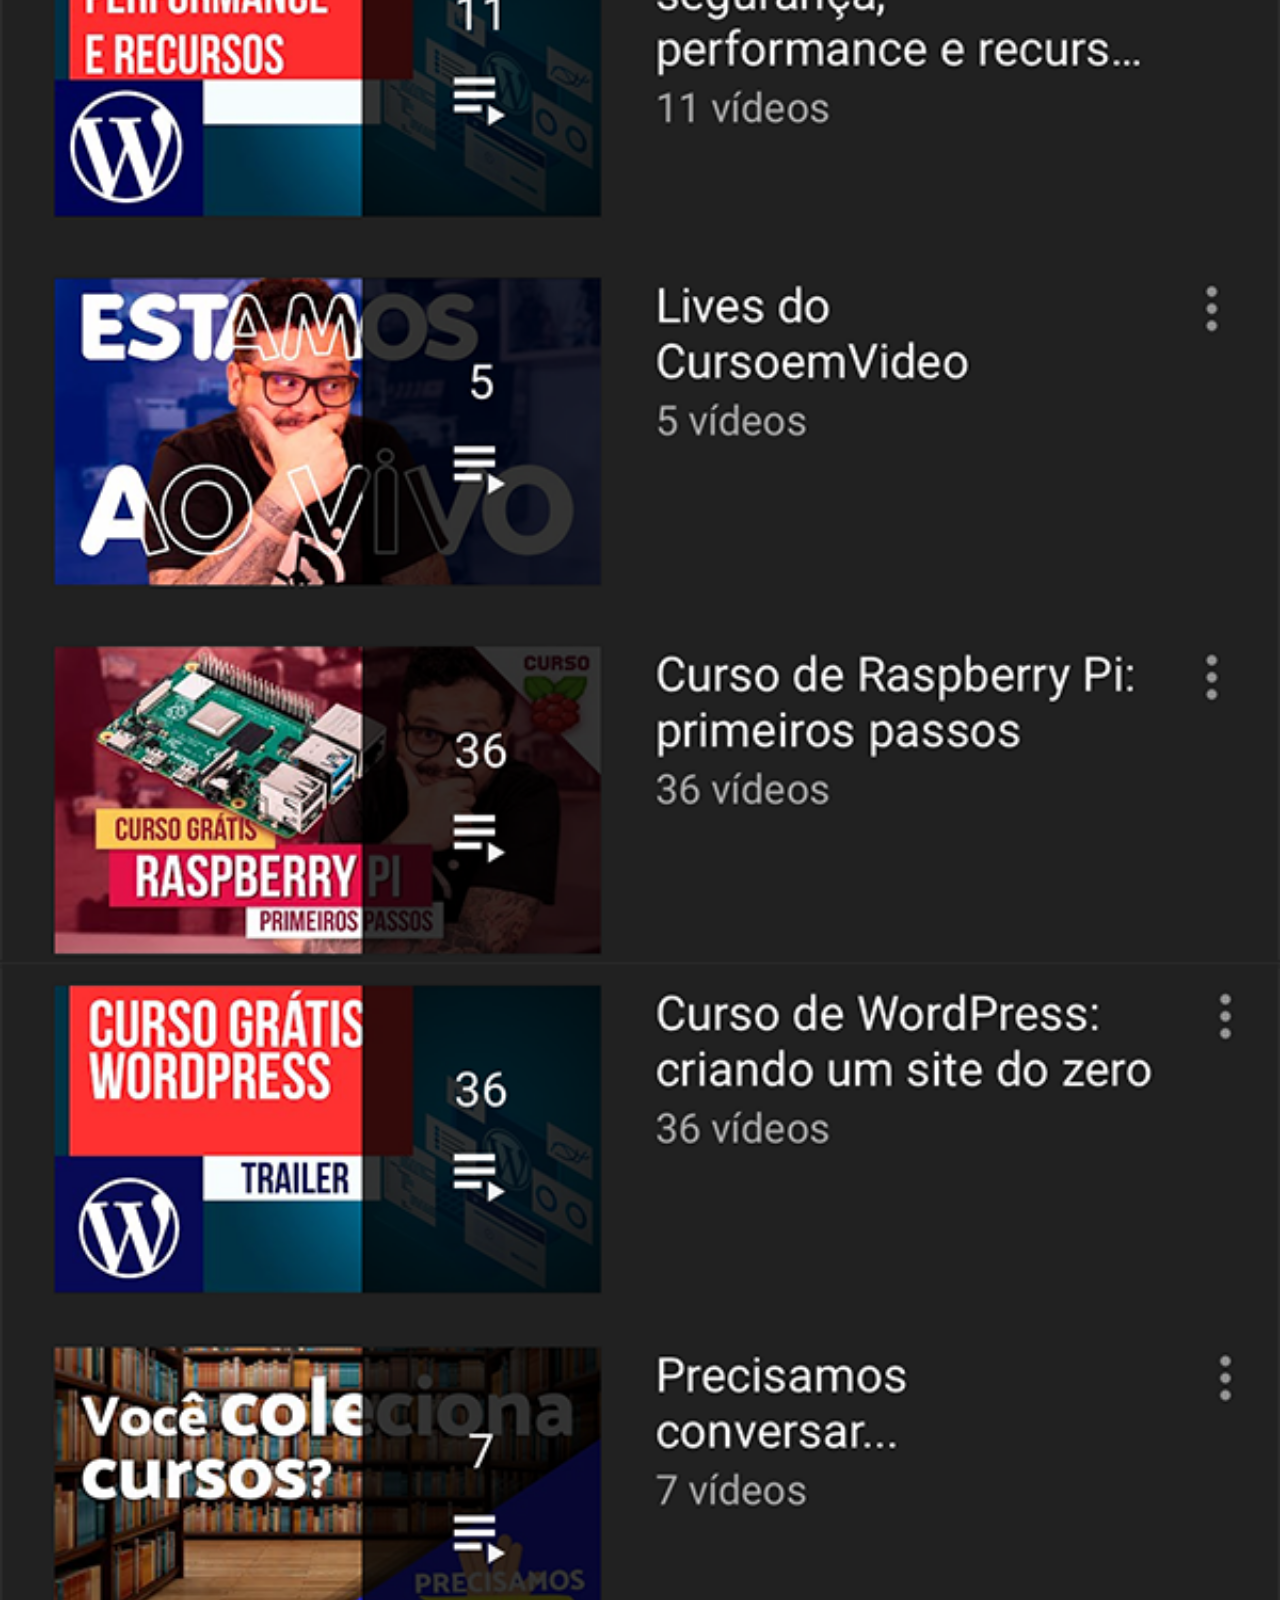
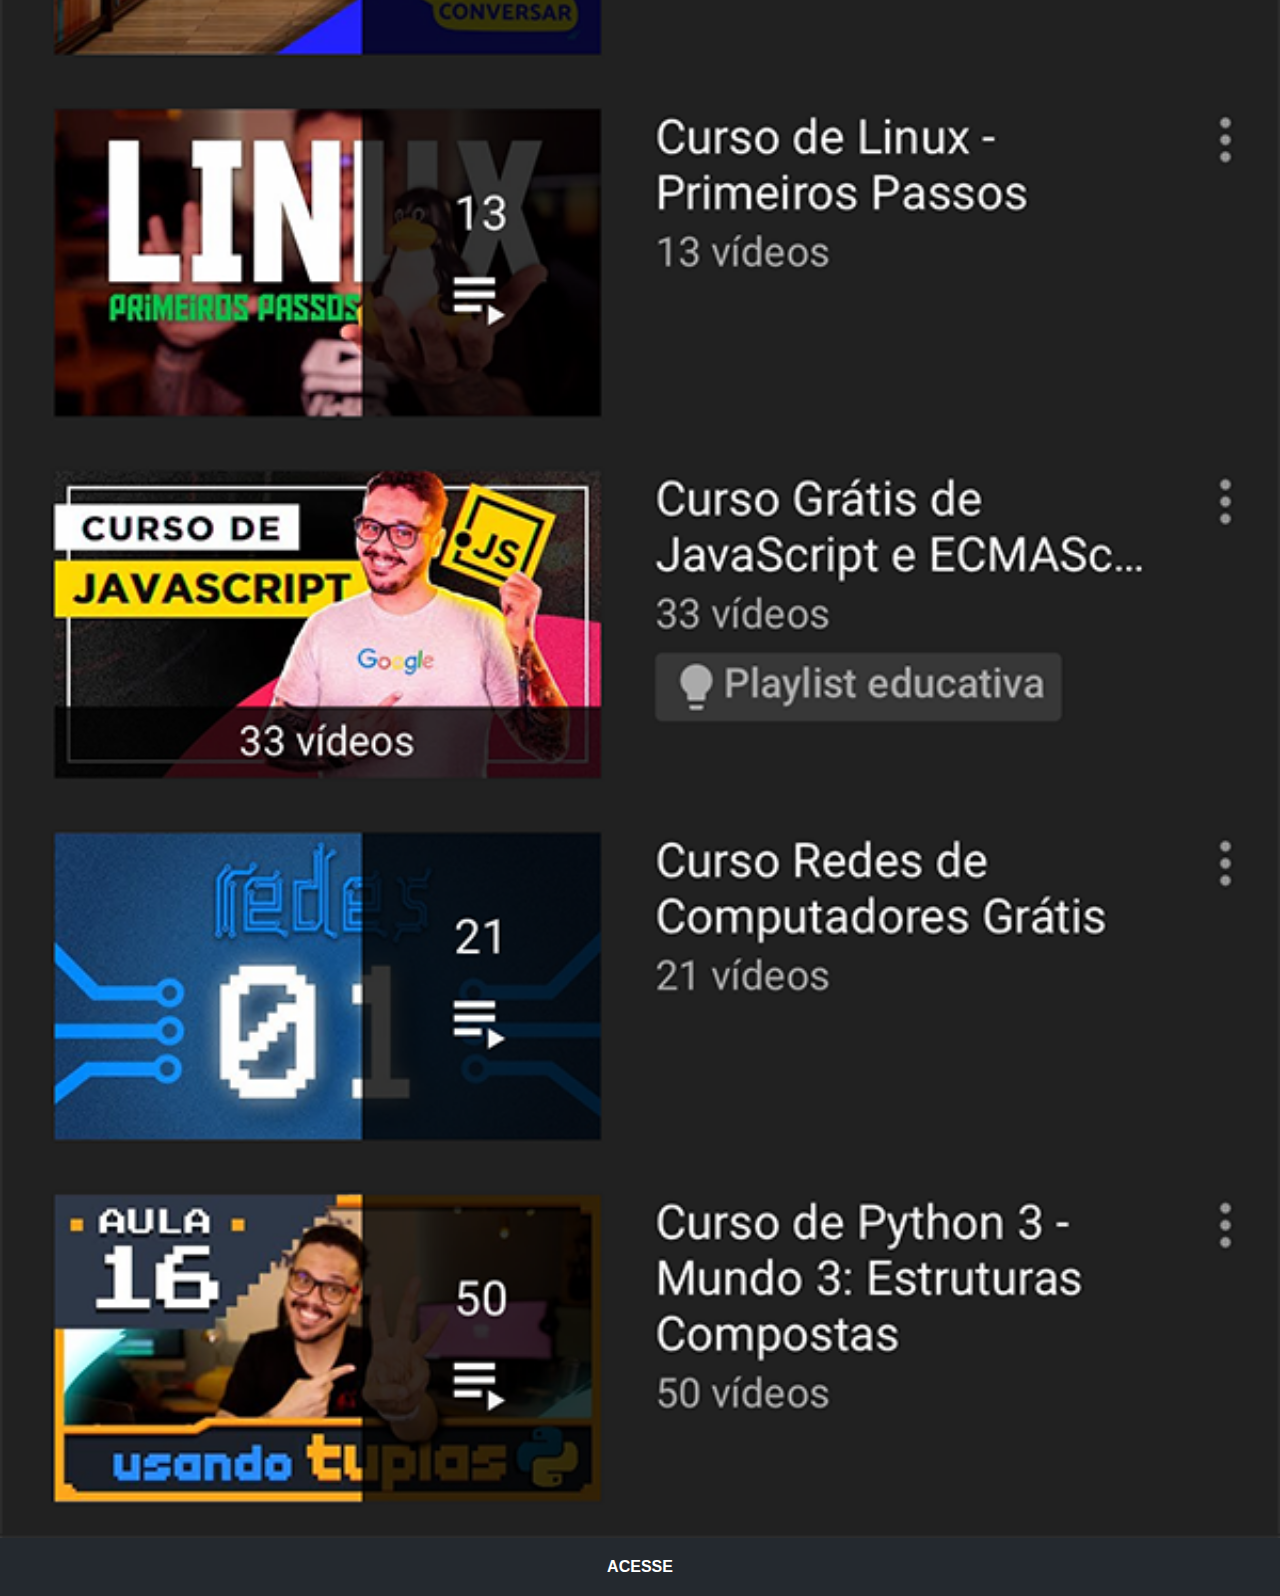
<file: youtube.html>
<head>
    <meta charset="UTF-8">
    <meta http-equiv="X-UA-Compatible" content="IE=edge">
    <meta name="viewport" content="width=device-width, initial-scale=1.0">
    <title>Document</title>
    <link rel="stylesheet" href="estilos/nave.css">
</head>
<body>
    <img src="imagens/tela-youtube.png" alt="YouTube">
    <a href="https://www.youtube.com/cursoemvideo" target="_blank">ACESSE</a>
</body>
</html>
</file>
<file: estilos/style.css>
@charset "UTF-8";

*{
    padding: 0px;
    margin: 0px;
}

html, body{
    font-family: Arial, Helvetica, sans-serif;
    height: 100vh;
    width: 100vw;
}

body{
    background-image: url(../imagens/fundo-madeira.jpg);
    background-size: cover;
    background-attachment: fixed;
    background-position: top center;
}

main{
    position: relative;
    height: 100vh;
}

section.telefone{
    background-image: url(../imagens/frame-iphone.png);
    background-repeat: no-repeat;
    width: 311px;
    height: 627px;
    position: absolute;
    top: 50%;
    left: 40%;
    transform: translate(-50%, -50%);
}

.tela{
    margin-top: 80px;
    margin-left: 22px;
    width: 267px;
    height: 473px;
}

section.redes-sociais img{
    width: 50px;
    margin: 10px;
    border-radius: 50%;
    box-shadow: 1px 1px 4px black;
    box-sizing: border-box;
}

section.redes-sociais{
    text-align: right;
}

section.redes-sociais img:hover{
    border: 2px solid white;
    transform: translate(-3px, -3px);
    transition: 140ms;
    box-shadow: 3px 3px 10px black;
}
</file>
<file: estilos/nave.css>
@charset "UTF-8";

*{
    padding: 0px;
    margin: 0px;
}

body{
    font-family: Arial, Helvetica, sans-serif;
}

img{
    width: 100vw; 
}

::-webkit-scrollbar{
    width: 0px;
    height: 0px;
}

a{
    display: block;
    background-color: #24292F;
    padding: 20px;
    text-align: center;
    text-decoration: none;
    font-weight: bold;
    color: white;
}

a:hover{
    background-color: black;
}
</file>
